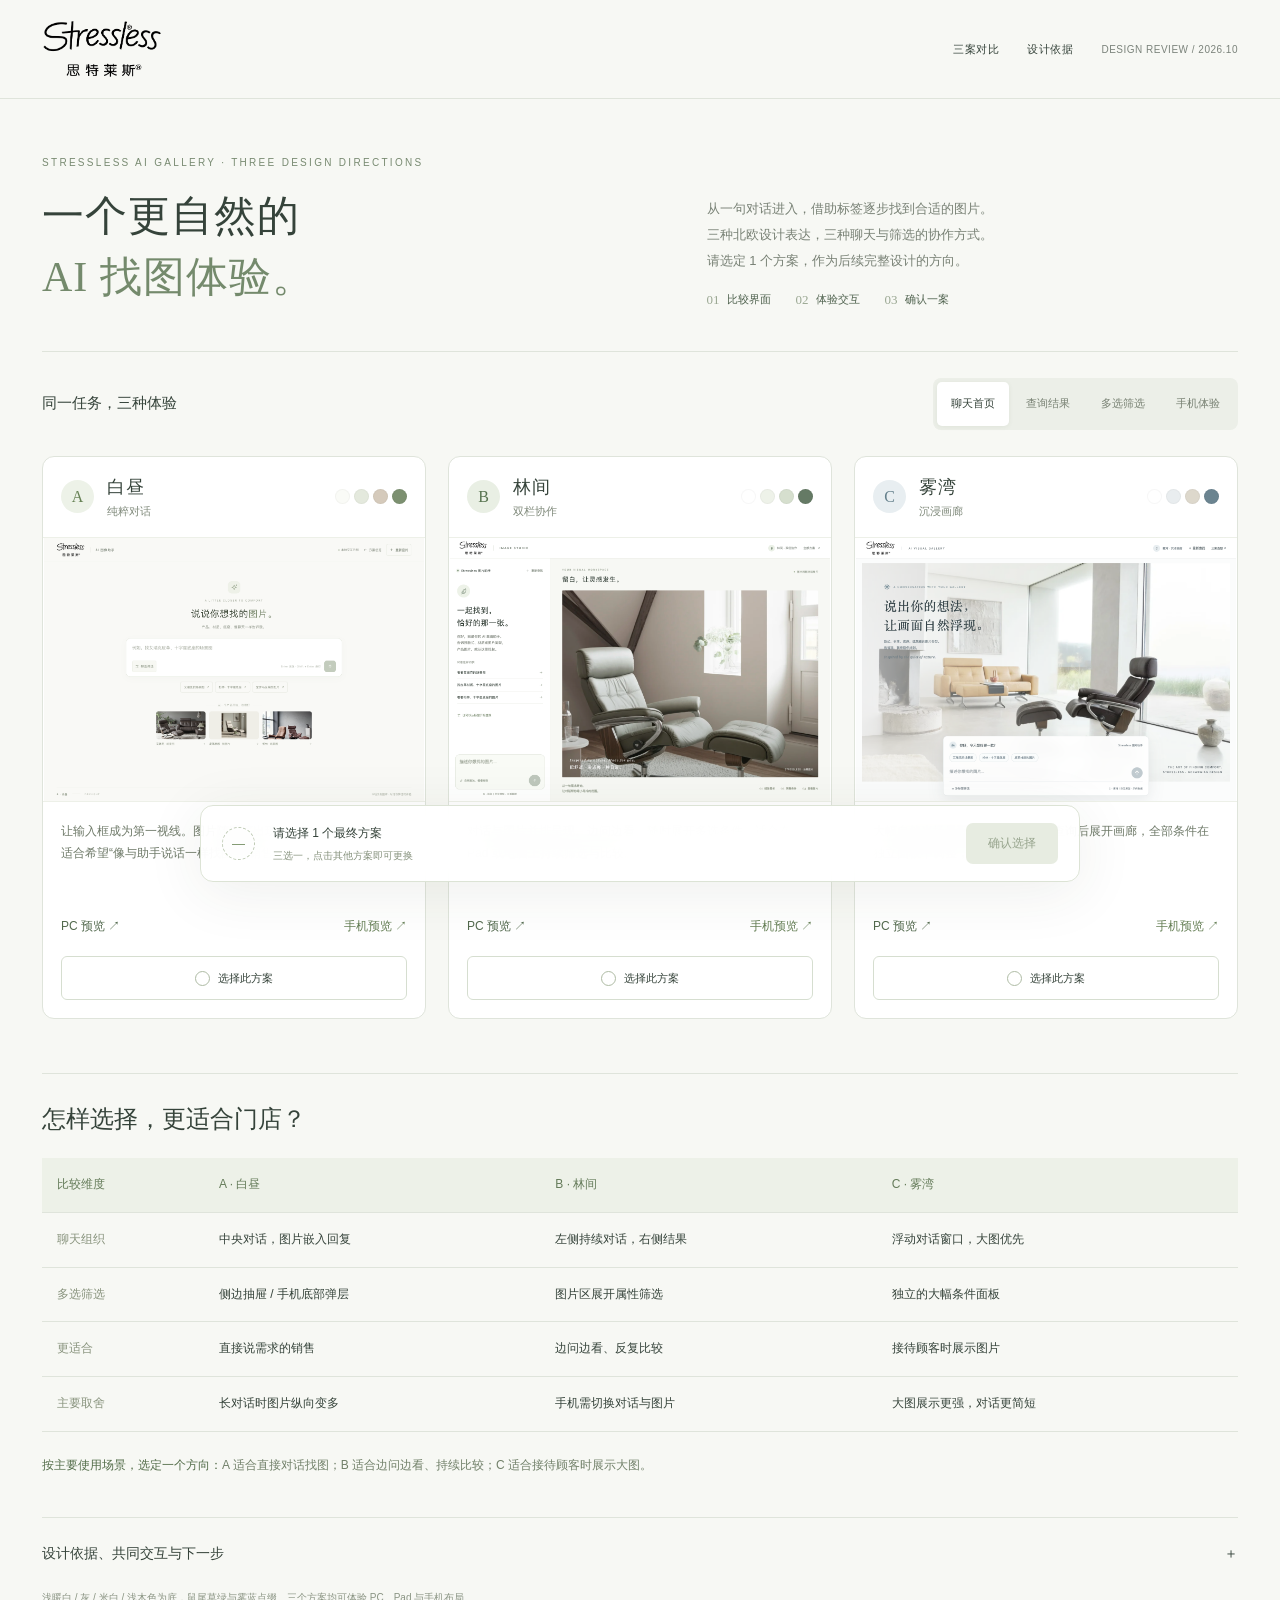
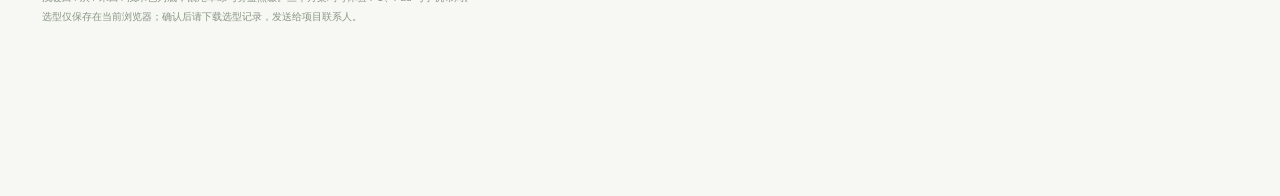
<file: index.html>
<!doctype html><html lang="zh-CN"><head><meta charset="utf-8"><meta name="viewport" content="width=device-width,initial-scale=1"><meta name="theme-color" content="#f7f8f4"><title>Stressless · 三案设计选型</title><style>
:root{--ink:#35433a;--muted:#7b837b;--green:#647963;--line:#dfe4db;--bg:#f7f8f4;--paper:#fff;font-family:-apple-system,BlinkMacSystemFont,"PingFang SC","Microsoft YaHei",sans-serif;color:var(--ink);background:var(--bg)}*{box-sizing:border-box}body{margin:0}a{color:inherit;text-decoration:none}button{font:inherit;color:inherit;cursor:pointer;border:0;background:none}button:focus-visible,a:focus-visible{outline:3px solid #98ae90;outline-offset:4px}[hidden]{display:none!important}img{display:block;max-width:100%}.top{height:99px;max-width:1410px;margin:auto;padding:0 42px;display:flex;align-items:center;justify-content:space-between;border-bottom:1px solid var(--line)}.logo{width:120px;height:auto}.topnav{display:flex;gap:28px;align-items:center;font-size:11px;letter-spacing:.5px}.edition{color:var(--muted);font-size:10px}.hero{max-width:1326px;margin:auto;padding:58px 0 43px;display:grid;grid-template-columns:1.1fr 1fr;gap:80px;align-items:end}.eyebrow{font-size:10px;letter-spacing:2.3px;color:#788a71}.hero h1{font-family:"Songti SC",Georgia,serif;font-size:42px;line-height:1.45;font-weight:400;letter-spacing:1px;margin:18px 0 0}.hero h1 em{font-style:normal;color:#748a6c}.hero-copy{max-width:500px}.hero-copy p{font-size:13px;line-height:2;color:#788175;margin:0 0 18px}.steps{display:flex;gap:25px;font-size:11px;color:#4f624e}.steps span{display:flex;gap:7px;align-items:center}.steps b{font-family:Georgia,serif;font-size:13px;font-weight:400;color:#9ba893}.main{max-width:1326px;margin:auto;padding-bottom:160px}.review-tools{display:flex;align-items:center;justify-content:space-between;gap:20px;padding:26px 0;border-top:1px solid var(--line)}.review-tools h2{font-size:15px;font-weight:500;margin:0}.view-switch{display:flex;gap:3px;background:#ecefe8;padding:4px;border-radius:8px}.view-switch button{font-size:11px;padding:8px 14px;border-radius:5px;color:#788173}.view-switch button.active{background:white;box-shadow:0 1px 5px #3a503012;color:var(--ink)}.concepts{display:grid;grid-template-columns:1fr 1fr;gap:31px}.concept-card{background:#fff;border:1px solid var(--line);border-radius:12px;overflow:hidden;transition:border-color .15s}.concept-card.chosen{border-color:#7b9370;box-shadow:0 0 0 1px #7b9370}.card-top{padding:21px 24px;display:flex;justify-content:space-between;align-items:center;gap:12px}.concept-name{display:flex;align-items:center;gap:13px}.letter{width:33px;height:33px;border-radius:50%;background:var(--tone);color:var(--accent);display:grid;place-items:center;font:16px Georgia,serif}.card-top h3{font-size:18px;font-weight:500;letter-spacing:1px;margin:0}.card-top h3 small{font-weight:400;letter-spacing:0;font-size:11px;color:#7f897a;margin-left:10px}.swatches{display:flex;gap:4px}.swatches span{width:15px;height:15px;border:1px solid #00000008;border-radius:50%}.preview{background:#edf0e9;position:relative;border-top:1px solid #edf0e8;border-bottom:1px solid #edf0e8;aspect-ratio:1.44;display:flex;align-items:center;justify-content:center;overflow:hidden}.preview img{width:100%;height:100%;object-fit:contain;object-position:top;background:#fff}.preview.mobile img{width:auto;max-width:100%;height:94%;object-fit:contain;border-radius:7px;box-shadow:0 5px 24px #3040301c}.preview:after{content:"打开可交互原型 ↗";position:absolute;right:15px;bottom:13px;background:#fffffff2;backdrop-filter:blur(8px);border:1px solid #dce3d5;border-radius:5px;padding:8px 11px;color:#56694e;font-size:10px;opacity:0;transition:.15s}.preview:hover:after,.preview:focus-visible:after{opacity:1}.description{padding:21px 24px 24px}.description p{font-size:12px;line-height:1.85;color:#6f7a69;margin:0 0 18px;min-height:44px}.card-foot{display:flex;justify-content:space-between;align-items:center;gap:15px}.live-link{font-size:12px;color:#52694d;padding:10px 0}.pick{border:1px solid #d6ded0;padding:10px 16px;border-radius:6px;font-size:11px;display:flex;align-items:center;gap:8px}.pick:before{content:"";width:13px;height:13px;border:1px solid #aebba4;border-radius:3px;display:grid;place-items:center;font-size:9px}.pick[aria-pressed=true]{background:#edf3e8;color:#4a6740;border-color:#809776}.pick[aria-pressed=true]:before{content:"✓";background:#647d58;color:white;border-color:#647d58}.compare{margin-top:54px;padding-top:29px;border-top:1px solid var(--line)}.compare h2{font-weight:400;font-size:24px;margin:0 0 23px}.table-wrap{overflow:auto}.compare table{border-collapse:collapse;width:100%;font-size:12px;min-width:700px;text-align:left}.compare th{font-weight:500;color:#647b59;background:#edf1e8}.compare td,.compare th{padding:17px 15px;border-bottom:1px solid var(--line);line-height:1.65}.compare tbody td:first-child{color:#88937d;white-space:nowrap}.recommend{margin:22px 0 0;color:#718069;font-size:12px;line-height:1.9}.recommend strong{font-weight:500;color:#526c48}.basis{margin-top:40px;border-top:1px solid var(--line);padding-top:27px}.basis summary{cursor:pointer;font-size:14px;list-style:none;display:flex;align-items:center;justify-content:space-between}.basis summary:after{content:"＋"}.basis[open] summary:after{content:"−"}.basis-copy{display:grid;grid-template-columns:1fr 1fr;gap:36px;padding:22px 0 15px}.basis h3{font-size:13px;font-weight:500;margin:0 0 13px}.basis p{font-size:12px;line-height:1.9;color:#778470;margin:0 0 12px}.basis a{border-bottom:1px solid #abb99f;font-size:12px}.final-note{font-size:10px;color:#8a9483;line-height:1.9;margin-top:25px}.selection{position:fixed;z-index:5;bottom:18px;left:50%;transform:translateX(-50%);width:min(880px,calc(100% - 36px));border:1px solid #dce3d5;border-radius:13px;padding:17px 21px;background:#ffffffee;backdrop-filter:blur(18px);box-shadow:0 10px 60px #30402915;display:flex;align-items:center;justify-content:space-between;gap:25px}.selection-text{display:flex;align-items:center;gap:18px}.selected-letters{display:flex;gap:6px}.selected-letters span{width:33px;height:33px;border:1px dashed #bdc9b3;border-radius:50%;display:grid;place-items:center;color:#758f64;font-size:13px}.selected-letters .filled{background:#edf2e7;border-style:solid}.selection-title{font-size:12px;margin:0}.selection-hint{font-size:10px;color:#85917c;margin:6px 0 0}.selection button{border-radius:7px;background:#657e58;color:white;font-size:12px;padding:12px 22px;white-space:nowrap}.selection button:disabled{background:#e7ece1;color:#97a48d;cursor:default}.selection-dialog{width:470px;max-width:calc(100% - 24px);border:1px solid #dbe4d2;border-radius:16px;background:#fafbf8;padding:31px;color:var(--ink)}.selection-dialog::backdrop{background:#31422955;backdrop-filter:blur(5px)}.selection-dialog h2{font-size:24px;font-weight:400;line-height:1.5}.selection-dialog p{font-size:13px;line-height:1.9;color:#728368}.selection-dialog .choice{background:#edf2e7;padding:18px;border-radius:7px;font-size:24px;letter-spacing:2px;text-align:center;color:#4f6b43}.dialog-buttons{display:flex;gap:10px;justify-content:flex-end;margin-top:24px}.dialog-buttons button{font-size:12px;border:1px solid #cbd8c1;border-radius:6px;padding:10px 14px}.dialog-buttons .dark{background:#657e58;color:white;border-color:#657e58}.toast{position:fixed;z-index:8;left:50%;top:20px;transform:translateX(-50%);font-size:12px;color:white;background:#5b7250;padding:12px 22px;border-radius:8px}.mobile-guidance{display:none}@media(max-width:1450px){.hero,.main{margin-left:42px;margin-right:42px}}@media(max-width:1000px){.hero{gap:40px;padding-top:40px}.hero h1{font-size:34px}.steps{gap:14px;flex-wrap:wrap}.concepts{gap:22px}.card-top{padding:17px}.card-top h3{font-size:17px}.card-top h3 small{display:block;margin:5px 0 0;font-size:10px}.description{padding:17px}.description p{font-size:11px}.card-foot{gap:5px}.pick{font-size:10px;padding:10px}.compare table{font-size:11px}.hero-copy p{font-size:12px}}@media(max-width:680px){.top{height:83px;padding:0 20px}.logo{width:103px}.topnav{gap:18px;font-size:10px}.edition{display:none}.hero,.main{margin:0 20px}.hero{grid-template-columns:1fr;gap:23px;padding:33px 0}.hero h1{font-size:32px;margin-top:14px}.hero-copy p{font-size:12px;line-height:1.9;margin-bottom:16px}.eyebrow{font-size:9px;letter-spacing:1.7px}.review-tools{display:block;padding:21px 0}.review-tools h2{font-size:14px;margin-bottom:16px}.view-switch{width:100%;justify-content:space-between}.view-switch button{padding:8px 10px;font-size:10px}.concepts{grid-template-columns:1fr;gap:23px}.card-top h3 small{display:inline;margin-left:8px}.preview{aspect-ratio:1.4}.description p{min-height:0}.compare{margin-top:35px}.compare h2{font-size:22px}.basis-copy{grid-template-columns:1fr;gap:16px}.basis summary{font-size:13px}.selection{bottom:10px;width:calc(100% - 20px);gap:10px;padding:13px}.selection-text{gap:10px}.selected-letters{gap:4px}.selected-letters span{width:25px;height:25px;font-size:11px}.selection-title{font-size:10px}.selection-hint{font-size:9px;max-width:145px;line-height:1.5;margin-top:4px}.selection button{padding:11px 13px;font-size:11px}.main{padding-bottom:135px}.mobile-guidance{display:block;font-size:10px;color:#839078;margin:12px 0 0}}@media(prefers-reduced-motion:reduce){*{scroll-behavior:auto!important;animation:none!important;transition:none!important}}
.card-foot{flex-wrap:wrap;gap:8px 14px}.card-foot .pick{margin-left:auto}.live-link{min-height:44px;display:inline-flex;align-items:center;font-size:12px}.mobile-live{color:#657f55}.view-switch button,.pick{min-height:44px}@media(max-width:360px){.card-foot{gap:6px 12px}.card-foot .pick{margin-left:0;width:100%;justify-content:center}}
@media(min-width:1101px){.concepts{grid-template-columns:repeat(3,minmax(0,1fr));gap:22px}.card-top{padding:18px}.card-top h3 small{display:block;margin:5px 0 0}.description{padding:18px}.description p{min-height:66px}.card-foot .pick{width:100%;justify-content:center;margin:0}}@media(min-width:681px) and (max-width:1100px){.concepts{grid-template-columns:1fr;max-width:780px;margin:0 auto}}

.pick:before{border-radius:50%}.selection-title{line-height:1.5}.selection-text{min-width:0}.selection-hint{line-height:1.6}.selection{bottom:max(18px,env(safe-area-inset-bottom));}.selection-dialog{max-height:calc(100dvh - 32px);overflow-y:auto}.selection-dialog .choice{letter-spacing:1px}.dialog-buttons button{min-height:44px}
@media(max-width:680px){.selection{bottom:max(10px,env(safe-area-inset-bottom))}.selection-text{gap:8px}.selection-title{font-size:11px}.selection-hint{font-size:10px}.selection button{min-height:44px}.selection-dialog{padding:24px}.selection-dialog h2{font-size:22px}.dialog-buttons{flex-wrap:wrap}}
</style></head><body>
<header class="top"><img class="logo" src="assets/stressless-official.png" alt="Stressless 思特莱斯官方标志"><nav class="topnav"><a href="#concepts">三案对比</a><a href="#basis">设计依据</a><span class="edition">DESIGN REVIEW / 2026.10</span></nav></header>
<section class="hero"><div><div class="eyebrow">STRESSLESS AI GALLERY · THREE DESIGN DIRECTIONS</div><h1>一个更自然的<br><em>AI 找图体验。</em></h1></div><div class="hero-copy"><p>从一句对话进入，借助标签逐步找到合适的图片。<br>三种北欧设计表达，三种聊天与筛选的协作方式。<br>请选定 1 个方案，作为后续完整设计的方向。</p><div class="steps"><span><b>01</b>比较界面</span><span><b>02</b>体验交互</span><span><b>03</b>确认一案</span></div></div></section>
<main class="main"><div class="review-tools"><h2>同一任务，三种体验</h2><div class="view-switch" role="group" aria-label="切换预览场景"><button type="button" data-view="desktop" class="active" aria-pressed="true">聊天首页</button><button type="button" data-view="results" aria-pressed="false">查询结果</button><button type="button" data-view="filters" aria-pressed="false">多选筛选</button><button type="button" data-view="mobile" aria-pressed="false">手机体验</button></div></div><div class="concepts" id="concepts"></div>
<section class="compare"><h2>怎样选择，更适合门店？</h2><div class="table-wrap"><table><thead><tr><th>比较维度</th><th>A · 白昼</th><th>B · 林间</th><th>C · 雾湾</th></tr></thead><tbody><tr><td>聊天组织</td><td>中央对话，图片嵌入回复</td><td>左侧持续对话，右侧结果</td><td>浮动对话窗口，大图优先</td></tr><tr><td>多选筛选</td><td>侧边抽屉 / 手机底部弹层</td><td>图片区展开属性筛选</td><td>独立的大幅条件面板</td></tr><tr><td>更适合</td><td>直接说需求的销售</td><td>边问边看、反复比较</td><td>接待顾客时展示图片</td></tr><tr><td>主要取舍</td><td>长对话时图片纵向变多</td><td>手机需切换对话与图片</td><td>大图展示更强，对话更简短</td></tr></tbody></table></div><p class="mobile-guidance">左右滑动表格，比较三个方案。</p><p class="recommend"><strong>按主要使用场景，选定一个方向：</strong>A 适合直接对话找图；B 适合边问边看、持续比较；C 适合接待顾客时展示大图。</p></section>
<details class="basis" id="basis"><summary>设计依据、共同交互与下一步</summary><div class="basis-copy"><div><h3>来自现有页面与会议反馈</h3><p>10 月 16 日会议提出：聊天作为主入口、保留标签筛选、精简图片文字，并让大图的返回与保存引导更清楚。10 月 20 日会议进一步明确图片关联文字反馈，素材问题先记录再人工核实。</p><p>本次补充约束：使用用户提供的官方中英 Logo；无账号体系，无个人中心、历史会话或对话记录入口。只保留本次查图中的问答与条件。</p><h3>三案都能实际操作</h3><p>自然语言示例查询、连续调整条件、同组多选、跨组组合、取消和重置、无结果恢复、图片预览返回、关联图片编号的文字反馈。</p></div><div><h3>选定一案后完整落地</h3><p>深化桌面 / Pad / 手机的页面与组件，补齐加载、失败、空状态、筛选冲突、长文字等细节，细化键盘及微信 H5 操作；再明确与真实查询、素材及反馈接口的对接。</p><h3>当前可体验范围</h3><p>这是可离线打开的前端选型原型：图片来自现有 HTML 引用的 12 张样图；语言解析为演示规则，未连接真实 AI 或业务接口。反馈只保存在此浏览器。当前样图无白底、人物素材，相应筛选会显示空结果。</p><a href="设计说明与落地清单.md">查看设计说明 ↗</a></div></div></details><p class="final-note">浅暖白 / 灰 / 米白 / 浅木色为底，鼠尾草绿与雾蓝点缀。三个方案均可体验 PC、Pad 与手机布局。<br>选型仅保存在当前浏览器；确认后请下载选型记录，发送给项目联系人。</p></main>
<aside class="selection" aria-label="方案选择"><div class="selection-text"><div class="selected-letters" id="selected-letters"><span>—</span></div><div><p class="selection-title" id="selection-title">请选择 1 个最终方案</p><p class="selection-hint" id="selection-hint">三选一，点击其他方案即可更换</p></div></div><button type="button" id="selection-done" disabled>确认选择</button></aside>
<dialog class="selection-dialog" id="selection-dialog" aria-labelledby="selection-heading"><div class="eyebrow">YOUR DESIGN SELECTION</div><h2 id="selection-heading">确认你的最终方案</h2><div class="choice" id="choice"></div><p>后续将围绕这个方案，完成 PC、Pad 与手机的完整设计。</p><p>请下载选型记录并发送给项目联系人。此页面仅在当前浏览器保存选择，不会自动提交。</p><div class="dialog-buttons"><button type="button" id="close-dialog">返回比较</button><button type="button" class="dark" id="save-choice">确认并下载记录</button></div></dialog><div class="toast" id="toast" role="status" hidden></div>
<script>
(()=>{const data=[{key:'A',name:'白昼',sub:'纯粹对话',file:'a-daylight.html',tone:'#edf2e8',accent:'#658053',colors:['#fafbf7','#e4e9dd','#d5cabb','#7c9070'],desc:'让输入框成为第一视线。图片随回答出现，标签在需要时展开，适合希望“像与助手说话一样找图”的销售。'},{key:'B',name:'林间',sub:'双栏协作',file:'b-forest.html',tone:'#e9efe4',accent:'#587450',colors:['#ffffff','#eef2e9','#d6dfce','#657a65'],desc:'对话与图片并排呈现。边问边看、随时展开多选条件，适合在 Pad 或电脑上持续筛选与比较。'},{key:'C',name:'雾湾',sub:'沉浸画廊',file:'c-fjord.html',tone:'#e8eef1',accent:'#65808c',colors:['#ffffff','#e9edef','#ddd8cc','#6b8490'],desc:'大幅自然光场景配浮动对话窗口。查询后展开画廊，全部条件在独立面板中调整，适合接待时展示。'}];const $=s=>document.querySelector(s);const storageKey='stressless-client-design-choice-abc';let selected='';try{const saved=localStorage.getItem(storageKey);if(data.some(d=>d.key===saved))selected=saved}catch{}let view='desktop',toastTimer;
$('#concepts').innerHTML=data.map(d=>`<article class="concept-card" id="card-${d.key}" style="--tone:${d.tone};--accent:${d.accent}"><header class="card-top"><div class="concept-name"><span class="letter">${d.key}</span><h3>${d.name}<small>${d.sub}</small></h3></div><div class="swatches" aria-label="配色">${d.colors.map(c=>`<span style="background:${c}"></span>`).join('')}</div></header><a class="preview" href="${d.file}" aria-label="打开 ${d.key} ${d.name} 可交互原型"><img src="qa/${d.key.toLowerCase()}-desktop.png" alt="${d.key} ${d.name} 聊天首页预览" loading="lazy"></a><div class="description"><p>${d.desc}</p><div class="card-foot"><a class="live-link" href="preview.html?design=${d.key.toLowerCase()}&device=pc">PC 预览 ↗</a><a class="live-link mobile-live" href="preview.html?design=${d.key.toLowerCase()}&device=mobile">手机预览 ↗</a><button type="button" class="pick" data-pick="${d.key}" aria-pressed="false">选择此方案</button></div></div></article>`).join('');
function showToast(s){$('#toast').textContent=s;$('#toast').hidden=false;clearTimeout(toastTimer);toastTimer=setTimeout(()=>$('#toast').hidden=true,2500)}
function render(){
document.querySelectorAll('[data-pick]').forEach(b=>{const yes=selected===b.dataset.pick;b.setAttribute('aria-pressed',yes);b.textContent=yes?'已选此方案':'选择此方案';$('#card-'+b.dataset.pick).classList.toggle('chosen',yes)});
const choice=data.find(d=>d.key===selected);
$('#selected-letters').innerHTML='<span class="'+(choice?'filled':'')+'">'+(selected||'—')+'</span>';
$('#selection-title').textContent=choice?'当前选择：'+choice.key+' · '+choice.name:'请选择 1 个最终方案';
$('#selection-hint').textContent=choice?'仅选一案，可随时更换':'三选一，点击其他方案即可更换';
$('#selection-done').disabled=!choice;
try{if(choice)localStorage.setItem(storageKey,selected);else localStorage.removeItem(storageKey)}catch{}
}
$('#concepts').onclick=e=>{const b=e.target.closest('[data-pick]');if(!b)return;selected=b.dataset.pick;render();};
document.querySelectorAll('[data-view]').forEach(b=>b.onclick=()=>{view=b.dataset.view;document.querySelectorAll('[data-view]').forEach(x=>{x.classList.toggle('active',x===b);x.setAttribute('aria-pressed',x===b)});data.forEach(d=>{const a=$('#card-'+d.key+' .preview'),img=a.querySelector('img');a.classList.toggle('mobile',view==='mobile');img.src=`qa/${d.key.toLowerCase()}-${view}.png`;img.alt=`${d.key} ${d.name} ${b.textContent}预览`;});});
$('#selection-done').onclick=()=>{const d=data.find(x=>x.key===selected);if(!d)return;$('#choice').textContent=d.key+' · '+d.name;$('#selection-dialog').showModal()};
$('#close-dialog').onclick=()=>$('#selection-dialog').close();
$('#selection-dialog').onclick=e=>{if(e.target===$('#selection-dialog')){const r=e.target.getBoundingClientRect();if(e.clientX<r.left||e.clientX>r.right||e.clientY<r.top||e.clientY>r.bottom)e.target.close()}};
$('#save-choice').onclick=()=>{
const d=data.find(x=>x.key===selected);if(!d)return;
const content=['Stressless H5 设计选型确认','', '最终选定方案：'+d.key+' · '+d.name+' / '+d.sub, '确认时间：'+new Date().toLocaleString('zh-CN'), '', '评选方式：三个方案中选择一个，作为后续完整设计方向。', '下一步：围绕选定方案完成 PC、Pad 和手机的完整设计。', '请将此选型记录发送给项目联系人；页面不会自动提交。', '', '共同要求：Stressless 官方 Logo；北欧极简风格；无账号体系；聊天查询与多标签筛选联动。', ''].join('\n');
const url=URL.createObjectURL(new Blob(['\ufeff'+content],{type:'text/plain;charset=utf-8'}));
const a=document.createElement('a');a.href=url;a.download='Stressless_最终设计选择_'+d.key+'.txt';document.body.appendChild(a);a.click();a.remove();setTimeout(()=>URL.revokeObjectURL(url),1000);
$('#selection-dialog').close();showToast('选型记录已生成，请发送给项目联系人。');
};render();
})();
</script></body></html>
</file>
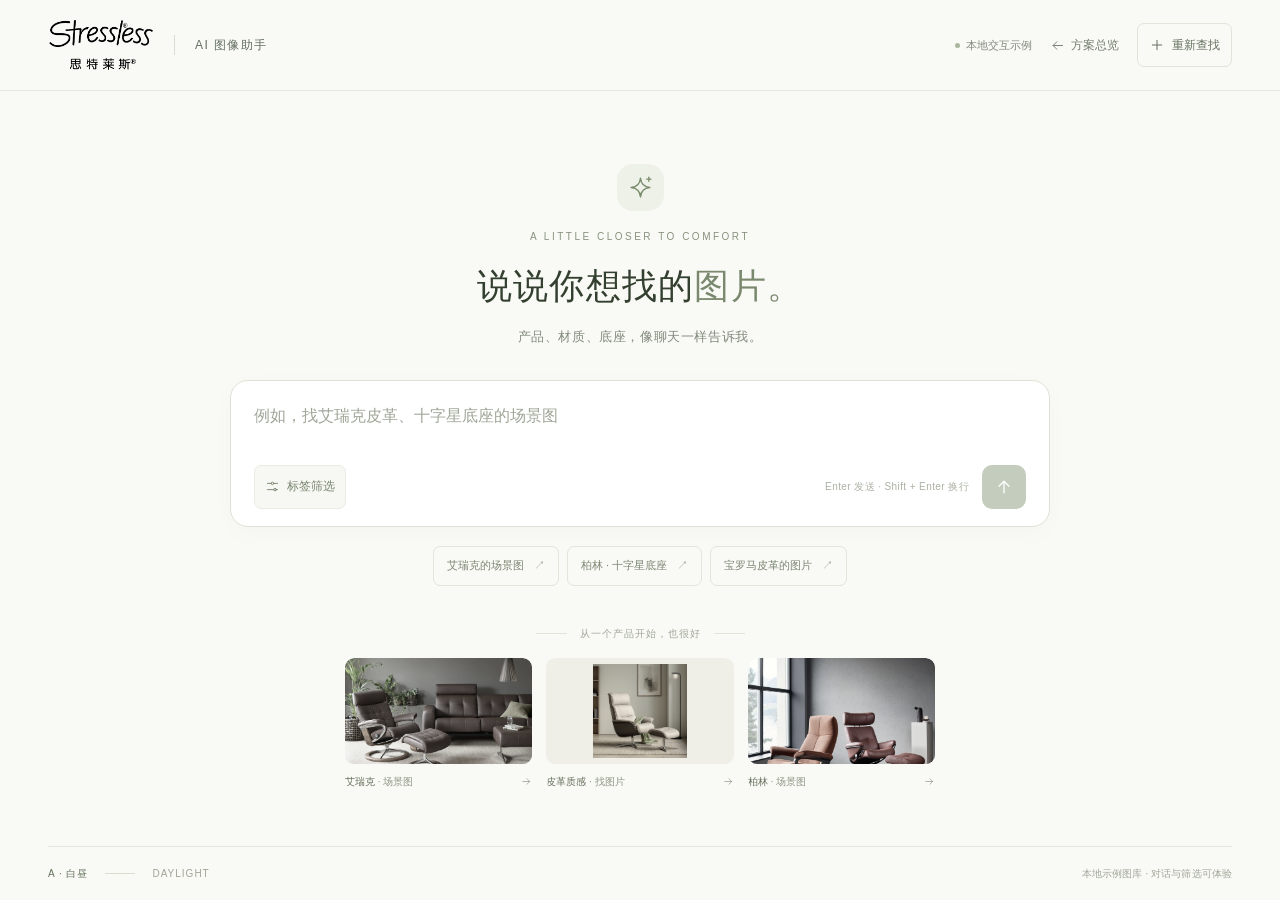
<file: a-daylight.html>
<!doctype html>
<html lang="zh-CN">
<head>
  <meta charset="utf-8">
  <meta name="viewport" content="width=device-width, initial-scale=1, viewport-fit=cover">
  <meta name="theme-color" content="#f9f9f6">
  <title>白昼 · Stressless AI 图像助手</title>
  <link rel="stylesheet" href="assets/core.css">
  <style>
    :root{--paper:#f9f9f6;--white:#fff;--ink:#303932;--muted:#788076;--line:#e4e7df;--sage:#667b60;--sage-dark:#4e6449;--sage-soft:#ecf0e7;--wood:#e8decb;--radius:18px;--font:-apple-system,BlinkMacSystemFont,"Segoe UI","PingFang SC","Hiragino Sans GB","Microsoft YaHei",sans-serif}
    *{box-sizing:border-box}html{min-height:100%;scroll-behavior:smooth}body{margin:0;min-width:320px;min-height:100svh;background:var(--paper);color:var(--ink);font-family:var(--font);font-size:14px;-webkit-font-smoothing:antialiased}button,input,textarea{font:inherit}button,a,input,textarea{-webkit-tap-highlight-color:transparent}button{cursor:pointer}button:disabled{cursor:default}button{color:inherit}a{color:inherit;text-decoration:none}button:focus-visible,a:focus-visible,textarea:focus-visible{outline:2px solid var(--sage);outline-offset:4px}button:focus:not(:focus-visible){outline:none}svg{display:block;flex:none}button svg,a svg{pointer-events:none}button{border:0}button,input,textarea{font:inherit}button{background:transparent}img{max-width:100%;display:block}button img{pointer-events:none}.icon{width:20px;height:20px;fill:none;stroke:currentColor;stroke-width:1.5;stroke-linecap:round;stroke-linejoin:round}.symbols{position:absolute;width:0;height:0;overflow:hidden}.sr-only{position:absolute;width:1px;height:1px;overflow:hidden;clip:rect(0,0,0,0);white-space:nowrap}[hidden]{display:none!important}
    .page{min-height:100svh;display:flex;flex-direction:column}.topbar{height:91px;padding:0 48px;display:flex;align-items:center;justify-content:space-between;gap:24px;border-bottom:1px solid rgba(222,226,216,.7)}.brand-lockup{display:flex;align-items:center;gap:25px;min-width:0}.wordmark{font-family:Georgia,"Times New Roman",serif;font-size:29px;line-height:1;font-style:italic;letter-spacing:-1.2px;color:#353b34}.wordmark sup{font:9px var(--font);vertical-align:top;margin-left:2px;position:relative;top:1px}.brand-divider{height:20px;width:1px;background:#d9ded3}.product-label{font-size:12px;letter-spacing:1.4px;color:#646f61;white-space:nowrap}.top-actions{display:flex;align-items:center;gap:18px}.prototype-label{font-size:11px;color:#82897d;display:flex;align-items:center;gap:6px;white-space:nowrap}.prototype-label:before{content:"";height:5px;width:5px;border-radius:50%;background:#aab79f}.text-action{display:flex;align-items:center;justify-content:center;gap:7px;min-height:38px;padding:7px 11px;color:#65715f;font-size:12px;border:1px solid #dfe5d9;border-radius:7px;transition:background .2s}.text-action:hover{background:var(--sage-soft)}.text-action .icon{width:16px;height:16px}.overview-link{font-size:12px;color:#747d6f;display:flex;align-items:center;gap:6px}.overview-link:hover{color:var(--sage-dark)}.overview-link .icon{width:15px;height:15px}
    .workspace{width:min(820px,calc(100% - 56px));margin:0 auto;flex:1}.intro{text-align:center;padding-top:73px}.assistant-symbol{display:grid;place-items:center;width:47px;height:47px;margin:0 auto 20px;border-radius:16px;background:#eef1e8;color:#7a8b6d}.assistant-symbol .icon{width:25px;height:25px;stroke-width:1.3}.eyebrow{font-size:10px;letter-spacing:2.5px;color:#89937f;margin:0 0 19px}.intro h1{font-size:35px;line-height:1.45;letter-spacing:1.3px;font-weight:400;margin:0;color:#34402f}.intro h1 span{color:#7a896e}.intro .subtitle{font-size:13px;font-weight:400;line-height:1.7;color:#828a7c;letter-spacing:.6px;margin:14px 0 32px}.composer-wrap{position:relative;z-index:4}.composer{background:#fff;border:1px solid #dce3d4;border-radius:var(--radius);padding:21px 23px 17px;box-shadow:0 6px 25px rgba(48,57,42,.025);transition:border-color .2s,box-shadow .2s}.composer:focus-within{border-color:#96a389;box-shadow:0 5px 30px rgba(64,78,49,.05)}.composer textarea{background:none;border:0;outline:none!important;resize:none;display:block;width:100%;height:50px;max-height:130px;font-size:14px;line-height:1.8;color:#3b4735;padding:0;box-shadow:none}.composer textarea::placeholder{color:#a0a698}.composer textarea:focus-visible{outline:none}.composer-bottom{display:flex;align-items:center;justify-content:space-between;gap:12px;margin-top:13px}.filter-opener{display:flex;align-items:center;gap:7px;font-size:12px;color:#798571;background:#f7f8f3;border:1px solid #e8ece2;border-radius:7px;padding:8px 10px;min-height:35px}.filter-opener:hover{background:var(--sage-soft)}.filter-opener .icon{width:15px;height:15px}.filter-counter{background:#dde5d6;color:#586c4d;border-radius:10px;min-width:17px;text-align:center;font-size:10px;padding:1px 4px}.send-cluster{display:flex;align-items:center;gap:13px}.enter-hint{color:#abb1a4;font-size:10px;letter-spacing:.4px}.send{height:35px;width:35px;display:grid;place-items:center;border-radius:10px;background:#718266;color:#fff;transition:background .2s,transform .2s}.send:hover:not(:disabled){background:#506545;transform:translateY(-1px)}.send:disabled{background:#c3ccbd;color:#fbfcfa}.send .icon{width:19px;height:19px;stroke-width:1.7}.suggestions{display:flex;flex-wrap:wrap;align-items:center;justify-content:center;gap:8px;margin:19px 0 0}.suggestion{border:1px solid #e1e5da;padding:9px 13px;border-radius:7px;font-size:11px;color:#7c8673;background:transparent;transition:all .2s}.suggestion:hover{background:#fff;border-color:#aebb9f;color:#485c3f}.suggestion .tiny-arrow{margin-left:10px;color:#9da693}
    .inspiration{margin:41px auto 38px;width:590px;max-width:100%}.inspiration-caption{display:flex;align-items:center;justify-content:center;gap:13px;color:#a0a797;font-size:10px;letter-spacing:1px;margin-bottom:17px}.inspiration-caption:before,.inspiration-caption:after{content:"";width:31px;height:1px;background:#e1e5d9}.inspiration-grid{display:grid;grid-template-columns:repeat(3,minmax(0,1fr));gap:14px}.inspiration-card{text-align:left;padding:0;background:none;border-radius:9px;overflow:hidden;position:relative;transition:transform .25s}.inspiration-card:hover{transform:translateY(-3px)}.inspiration-image{height:106px;overflow:hidden;background:#edece5;border-radius:9px}.inspiration-image img{width:100%;height:100%;object-fit:cover;filter:saturate(.67)}.inspiration-card:nth-child(2) .inspiration-image{background:#efeee7}.inspiration-card:nth-child(2) img{object-fit:contain;mix-blend-mode:multiply;transform:scale(.94);padding:3px}.inspiration-card:nth-child(3) img{object-position:60% center}.inspiration-card-label{display:flex;justify-content:space-between;align-items:center;gap:6px;font-size:10px;color:#8d9683;padding-top:10px;line-height:1.5}.inspiration-card-label strong{font-weight:400;color:#65715b}.inspiration-card-label .icon{width:11px;height:11px}
    .page-footer{min-height:54px;display:flex;justify-content:space-between;align-items:center;gap:16px;margin:0 48px;border-top:1px solid #e4e7df;color:#a0a697;font-size:10px;line-height:1.6}.footer-index{display:flex;align-items:center;gap:17px;letter-spacing:1px}.footer-index strong{font-weight:400;color:#64735b}.footer-index .footer-rule{display:block;height:1px;width:30px;background:#d9decf}.footer-note{font-size:10px;color:#a0a698;letter-spacing:.1px}
    .chat-feed{display:none}.is-chat .workspace{width:min(940px,calc(100% - 64px));display:flex;flex-direction:column}.is-chat .intro,.is-chat .suggestions,.is-chat .inspiration{display:none}.is-chat .chat-feed{display:flex;flex-direction:column;gap:29px;padding:30px 0 8px;flex:1}.is-chat .composer-wrap{position:sticky;bottom:0;padding:14px 0 16px;background:linear-gradient(to bottom,rgba(249,249,246,0),var(--paper) 14px);margin-top:10px}.is-chat .composer{padding:15px 18px 13px;border-radius:15px}.is-chat .composer textarea{height:35px;font-size:13px}.is-chat .composer-bottom{margin-top:6px}.is-chat .page-footer{border:0;min-height:32px;margin-top:0}.is-chat .footer-note{font-size:9px}.is-chat .footer-index{font-size:9px}.message{animation:arrive .24s ease both}.user-message{align-self:flex-end;max-width:82%;background:#eaf0e3;padding:12px 17px;border-radius:15px 15px 4px 15px;font-size:13px;line-height:1.8;color:#4c5f42;word-break:break-word;white-space:pre-wrap}.assistant-message{width:100%;display:grid;grid-template-columns:32px minmax(0,1fr);gap:12px}.assistant-avatar{width:30px;height:30px;margin-top:1px;border-radius:10px;color:#7c8f6b;background:#eaf0e2;display:grid;place-items:center}.assistant-avatar .icon{height:18px;width:18px}.assistant-body{min-width:0}.assistant-name{font-size:10px;letter-spacing:.4px;color:#929c89;margin:0 0 10px}.answer-title{font-size:16px;color:#45513d;font-weight:400;margin:0;line-height:1.6}.answer-title strong{font-weight:500}.answer-explanation{color:#9aa290;font-size:11px;line-height:1.8;margin:6px 0 13px}.result-filters{display:flex;align-items:center;gap:5px;flex-wrap:wrap;margin:12px 0 15px}.result-filter{color:#7b8b6d;background:#f0f3eb;border:1px solid #e5ebdf;border-radius:5px;padding:4px 8px;font-size:10px;line-height:1.35}.result-grid{display:grid;grid-template-columns:repeat(3,minmax(0,1fr));gap:14px}.result-card{padding:0;display:block;text-align:left;background:#fff;border:1px solid #e3e8db;border-radius:11px;overflow:hidden;transition:border-color .2s,transform .2s}.result-card:hover{transform:translateY(-2px);border-color:#adbca1}.card-image{height:166px;position:relative;overflow:hidden;background:#f0eee7}.card-image img{height:100%;width:100%;object-fit:cover;transition:transform .35s}.result-card:hover img{transform:scale(1.035)}.card-type{position:absolute;top:9px;left:9px;background:rgba(255,255,255,.91);padding:4px 7px;border-radius:4px;font-size:9px;color:#656e5e;line-height:1.3}.image-open{position:absolute;bottom:8px;right:8px;width:24px;height:24px;border-radius:7px;display:grid;place-items:center;color:#526446;background:rgba(255,255,255,.9);opacity:0;transition:opacity .2s}.image-open .icon{height:13px;width:13px}.result-card:hover .image-open,.result-card:focus-visible .image-open{opacity:1}.card-info{padding:11px 12px 12px}.card-title{font-size:12px;font-weight:450;line-height:1.5;margin:0 0 5px;color:#536047;white-space:nowrap;overflow:hidden;text-overflow:ellipsis}.card-meta{font-size:9px;line-height:1.6;color:#97a18a;overflow:hidden;white-space:nowrap;text-overflow:ellipsis;margin:0}.answer-followup{font-size:11px;color:#9aa38e;line-height:1.7;margin:14px 0 0}.current-filters{display:flex;gap:6px;align-items:center;flex-wrap:wrap;margin:0 0 9px;padding:0 2px}.current-filters-label{font-size:10px;color:#909b85;white-space:nowrap;margin-right:2px}.active-chip{display:flex;align-items:center;gap:6px;border:1px solid #dce5d4;border-radius:5px;background:#f0f4e9;font-size:10px;padding:4px 7px;color:#6d7e5d;line-height:1.5}.active-chip:hover{background:#e4ecd9}.active-chip .icon{width:10px;height:10px}.clear-active{font-size:10px;color:#9aa18f;padding:4px;margin-left:1px}.clear-active:hover{color:#607151}.pending{display:flex;align-items:center;gap:5px;height:28px;color:#a0aa94;font-size:11px}.pending i{width:4px;height:4px;border-radius:50%;background:#b0bca3;animation:pulse 1s ease-in-out infinite}.pending i:nth-child(2){animation-delay:.1s}.pending i:nth-child(3){animation-delay:.2s}.pending span{margin-left:6px}.empty-result{background:#f1f3ec;border:1px solid #e6ebdf;border-radius:12px;padding:26px 23px;margin-top:15px;color:#839075}.empty-result .icon{width:26px;height:26px;margin-bottom:12px;color:#a3af96}.empty-result h3{font-weight:450;font-size:14px;color:#67775b;margin:0 0 7px}.empty-result p{font-size:12px;line-height:1.8;margin:0}.empty-actions{display:flex;gap:8px;flex-wrap:wrap;margin-top:15px}.mini-action{background:#fff;border:1px solid #dce4d4;border-radius:6px;color:#738466;padding:8px 11px;font-size:11px}.mini-action:hover{background:#e8efdf}.network-notice{border:1px solid #e3ddcc;padding:15px;border-radius:12px;margin:30px 0;color:#827357;line-height:1.8;background:#f6f2e9}
    .card-type:before{content:"";display:inline-block;height:4px;width:4px;border-radius:50%;background:#8ca078;margin-right:4px;vertical-align:2px}.type-white .card-type{background:#f3efe5;color:#93816a}.type-white .card-type:before{background:#bca587}.type-person .card-type{background:#e9eff0;color:#6b868b}.type-person .card-type:before{background:#94aeb2}.type-white .card-image{background:#f4f3ee}.type-white .card-image img{object-fit:contain;padding:5px}
    .filter-backdrop{position:fixed;inset:0;background:rgba(58,66,47,.17);z-index:100;backdrop-filter:blur(3px);display:flex;justify-content:flex-end}.filter-sheet{height:100%;width:430px;max-width:100%;background:#fafbf7;display:flex;flex-direction:column;padding:29px 29px 0;box-shadow:-10px 0 50px rgba(40,49,28,.055);animation:slideIn .23s ease-out}.sheet-kicker{font-size:9px;letter-spacing:2px;color:#a4ad97;margin:0 0 9px}.sheet-head{display:flex;align-items:center;justify-content:space-between;gap:12px}.sheet-head h2{font-size:22px;font-weight:400;letter-spacing:.8px;margin:0;color:#445438}.icon-button{width:34px;height:34px;border-radius:50%;display:grid;place-items:center;background:#edf1e7;color:#78896a}.icon-button:hover{background:#e2e9d9}.icon-button .icon{height:17px;width:17px}.sheet-description{font-size:11px;line-height:1.9;color:#9ba68e;margin:14px 0 22px}.sheet-scroll{min-height:0;overflow-y:auto;flex:1;padding:0 1px 22px}.sheet-selection{display:flex;justify-content:space-between;align-items:center;padding:12px 0;border-bottom:1px solid #e3e9da;margin-bottom:3px;font-size:11px;color:#7f8f6e}.reset-filter{font-size:11px;color:#8b9a7b;text-decoration:underline;text-underline-offset:3px;padding:6px 0 6px 8px}.filter-group{padding:20px 0 18px;border-bottom:1px solid #e7ecdf}.filter-group h3,.filter-group .filter-label,.filter-group>label{font-size:12px;font-weight:500;color:#6c7e5b;display:block;line-height:1.5;margin:0 0 12px}.filter-group>div{display:flex;flex-wrap:wrap;gap:8px}.filter-group button[data-filter-key]{display:inline-flex;align-items:center;justify-content:center;min-height:34px;font-size:11px;background:#fff;border:1px solid #e2e8da;color:#8a997a;border-radius:7px;padding:7px 12px;margin:0 7px 7px 0;line-height:1.5}.filter-group>div button[data-filter-key]{margin:0}.filter-group button[data-filter-key]:hover{border-color:#a8b89a}.filter-group button[data-filter-key][aria-pressed="true"]{border-color:#a8b997;background:#eaf0e1;color:#586e45}.filter-group button[data-filter-key][aria-pressed="true"]:after{content:"✓";margin-left:7px;font-size:10px}.sheet-preview{margin:18px 0 0;padding:13px;background:#edf2e6;border-radius:8px;color:#718660;font-size:11px;line-height:1.8}.sheet-preview strong{font-weight:500}.sheet-footer{flex:none;border-top:1px solid #e2e8d9;padding:19px 0 25px;background:#fafbf7}.sheet-actions{display:flex;gap:10px}.cancel-filter{flex:0 0 88px;background:#fff;border:1px solid #dfe6d6;border-radius:8px;min-height:42px;color:#8a977c;font-size:12px}.apply-filter{flex:1;background:#70855f;color:#fff;border-radius:8px;padding:11px 17px;min-height:42px;font-size:12px}.apply-filter:hover{background:#596f48}.sheet-footer-note{font-size:9px;line-height:1.6;color:#a3ad96;text-align:center;margin:11px 0 0}
    @keyframes arrive{from{opacity:0;transform:translateY(7px)}to{opacity:1;transform:translateY(0)}}@keyframes slideIn{from{opacity:0;transform:translateX(25px)}to{opacity:1;transform:translateX(0)}}@keyframes pulse{0%,100%{opacity:.35}50%{opacity:1}}
    @media(min-width:1500px){.intro{padding-top:105px}.inspiration{margin-top:48px;margin-bottom:48px}.workspace{width:870px}.inspiration{width:620px}.inspiration-image{height:116px}}
    @media(max-width:900px){.topbar{padding:0 28px;height:78px}.brand-lockup{gap:18px}.top-actions{gap:12px}.prototype-label{display:none}.page-footer{margin:0 28px}.intro{padding-top:63px}.is-chat .workspace{width:calc(100% - 48px)}.result-grid{grid-template-columns:repeat(2,minmax(0,1fr))}.card-image{height:190px}.inspiration{margin-top:37px}.workspace{width:min(760px,calc(100% - 48px))}}
    @media(max-width:600px){.topbar{height:73px;padding:0 21px;gap:10px}.wordmark{font-size:27px}.brand-lockup{gap:12px}.brand-divider{height:17px}.product-label{font-size:10px;letter-spacing:.5px}.top-actions{gap:8px}.overview-link{font-size:10px}.overview-link .icon{display:none}.text-action{padding:7px;width:33px;min-height:33px;border-color:#e0e6d8;border-radius:8px}.text-action .new-chat-label{display:none}.workspace{width:calc(100% - 40px)}.intro{padding-top:51px}.assistant-symbol{width:42px;height:42px;border-radius:14px;margin-bottom:19px}.assistant-symbol .icon{width:23px;height:23px}.eyebrow{font-size:8px;letter-spacing:1.9px;margin-bottom:18px}.intro h1{font-size:27px;letter-spacing:.5px;white-space:nowrap}.intro .subtitle{font-size:11px;letter-spacing:.1px;margin:12px 0 28px}.composer{padding:17px 16px 13px;border-radius:15px}.composer textarea{font-size:12px;height:65px;line-height:1.8}.composer-bottom{margin-top:9px}.filter-opener{font-size:10px;padding:7px 9px;min-height:32px}.filter-opener .icon{width:14px;height:14px}.send{height:33px;width:33px;border-radius:9px}.send .icon{width:17px;height:17px}.enter-hint{display:none}.suggestions{gap:7px;margin-top:15px;justify-content:flex-start}.suggestion{font-size:10px;padding:8px 9px}.suggestion .tiny-arrow{margin-left:6px}.inspiration{margin:30px 0 30px}.inspiration-caption{font-size:9px;margin-bottom:14px}.inspiration-grid{gap:9px}.inspiration-image{height:89px;border-radius:7px}.inspiration-card-label{font-size:8px;padding-top:7px;gap:2px}.inspiration-card-label .icon{width:9px;height:9px}.page-footer{margin:0 21px;min-height:58px;gap:10px;align-items:center}.footer-index{gap:8px;font-size:8px;letter-spacing:.4px}.footer-index .footer-rule{width:15px}.footer-note{font-size:8px;max-width:180px;text-align:right;letter-spacing:0}.is-chat .workspace{width:calc(100% - 32px)}.is-chat .chat-feed{padding-top:22px;gap:24px}.user-message{max-width:89%;font-size:12px;padding:10px 13px}.assistant-message{grid-template-columns:25px minmax(0,1fr);gap:8px}.assistant-avatar{height:24px;width:24px;border-radius:8px}.assistant-avatar .icon{height:15px;width:15px}.assistant-name{font-size:9px;margin-top:4px;margin-bottom:9px}.answer-title{font-size:14px}.answer-explanation{font-size:10px}.result-grid{gap:8px}.card-image{height:115px}.card-info{padding:9px 8px}.card-title{font-size:10px}.card-meta{font-size:8px}.card-type{font-size:8px;top:6px;left:6px;padding:3px 5px}.result-card{border-radius:8px}.result-filter{font-size:9px;padding:3px 6px}.result-filters{gap:4px}.image-open{display:none}.answer-followup{font-size:10px;line-height:1.8}.is-chat .composer-wrap{padding-top:12px;padding-bottom:10px}.is-chat .composer{padding:12px;border-radius:13px}.is-chat .composer textarea{font-size:12px;height:37px}.current-filters-label{font-size:9px}.active-chip{font-size:9px;padding:3px 6px}.current-filters{gap:4px;margin-bottom:7px}.clear-active{font-size:9px}.is-chat .page-footer{min-height:30px}.is-chat .footer-index{font-size:8px}.is-chat .footer-note{font-size:8px}.filter-backdrop{align-items:flex-end}.filter-sheet{width:100%;height:min(88svh,780px);padding:23px 23px 0;border-radius:23px 23px 0 0;animation:arrive .23s ease-out}.filter-sheet:before{content:"";height:3px;width:34px;border-radius:4px;background:#d4ddca;margin:-11px auto 20px;flex:none}.sheet-head h2{font-size:20px}.sheet-kicker{font-size:8px}.sheet-description{font-size:10px;margin:12px 0}.sheet-footer{padding:14px 0 19px}.sheet-scroll{padding-bottom:14px}.filter-group{padding:16px 0}.filter-group button[data-filter-key]{font-size:11px;min-height:34px}.empty-result{padding:20px 16px}.empty-result p{font-size:11px}.empty-result h3{font-size:13px}}
    .filter-group h3{display:flex;align-items:center;justify-content:space-between;gap:10px}.filter-group h3 small{font-size:10px;font-weight:400;color:#8e9b82}.sheet-description{color:#7f8e71}.sheet-footer-note{color:#88977b}
    .wordmark{display:block;width:106px;height:52px;flex:none}.wordmark img{width:100%;height:100%;object-fit:contain}.topbar .brand-lockup{gap:20px}
    @media(max-width:600px){.wordmark{width:92px;height:45px}.topbar .brand-lockup{gap:10px}.composer textarea{font-size:13px}.suggestion{font-size:11px}.card-title{font-size:12px}.card-meta{font-size:10px}.card-type{font-size:9px}.active-chip{font-size:10px}.filter-group button[data-filter-key]{font-size:12px}}

    /* A chat keeps one independent result scroller and a reachable composer. */
    body{padding-left:env(safe-area-inset-left,0px);padding-right:env(safe-area-inset-right,0px)}
    .topbar{flex:none;padding-top:env(safe-area-inset-top,0px);min-height:91px;height:auto}
    .page-footer{padding-bottom:env(safe-area-inset-bottom,0px)}
    .text-action,.overview-link,.filter-opener,.icon-button,.send,.cancel-filter,.apply-filter,.reset-filter{min-height:44px}
    .icon-button,.send{width:44px;height:44px;flex:none}.text-action,.overview-link{min-width:44px}.suggestion,.mini-action{min-height:40px}
    .filter-opener{font-size:12px}.send .icon{width:20px;height:20px}.icon-button .icon{width:19px;height:19px}
    .composer textarea{min-height:44px;overflow-y:auto;scrollbar-width:thin}
    .user-message,.answer-title,.answer-explanation,.answer-followup{overflow-wrap:anywhere}
    .current-filters{flex-wrap:nowrap;overflow-x:auto;overscroll-behavior-x:contain;scrollbar-width:thin;max-width:100%;padding-bottom:4px}
    .current-filters>*{flex:none}.active-chip,.clear-active{min-height:36px}.clear-active{white-space:nowrap}.active-chip{font-size:11px}
    body.is-chat{height:var(--app-height,100dvh);overflow:hidden}
    .is-chat .page{position:fixed;top:var(--viewport-top,0px);left:0;right:0;padding-left:env(safe-area-inset-left,0px);padding-right:env(safe-area-inset-right,0px);height:var(--app-height,100dvh);min-height:0;overflow:hidden}
    .is-chat .workspace{flex:1;min-height:0;width:min(940px,calc(100% - 64px));overflow:hidden}
    .is-chat .chat-feed{flex:1;min-height:0;overflow-y:auto;overscroll-behavior-y:contain;scrollbar-width:thin;padding:26px 4px 20px;scroll-padding:16px}
    .is-chat .message{flex:none}.is-chat .composer-wrap{position:relative;bottom:auto;flex:none;min-width:0;padding:10px 0 max(10px,env(safe-area-inset-bottom,0px));margin-top:0;background:var(--paper)}
    .is-chat .composer textarea{height:44px;max-height:100px}.is-chat .page-footer{display:none}
    .card-title{white-space:normal;display:-webkit-box;-webkit-line-clamp:2;-webkit-box-orient:vertical;min-height:1.5em}
    .filter-backdrop{top:var(--viewport-top,0px);bottom:auto;height:var(--app-height,100dvh);padding-top:env(safe-area-inset-top,0px)}
    .filter-sheet{min-height:0;max-height:100%;overscroll-behavior:contain}.filter-sheet>div:first-child{flex:none}.sheet-scroll{overscroll-behavior:contain;-webkit-overflow-scrolling:touch;scroll-padding:12px}
    .filter-group button[data-filter-key]{min-height:44px;font-size:12px}.sheet-footer{padding-bottom:max(18px,env(safe-area-inset-bottom,0px))}.sheet-actions{align-items:stretch}.cancel-filter,.apply-filter{min-height:44px}.sheet-footer-note{font-size:10px;line-height:1.7}
    @media(max-height:780px) and (min-width:601px){.intro{padding-top:30px}.assistant-symbol{margin-bottom:12px}.eyebrow{margin-bottom:13px}.intro .subtitle{margin:12px 0 24px}.inspiration{margin-top:24px;margin-bottom:25px}}
    @media(max-width:900px){.topbar{min-height:78px}.is-chat .workspace{width:calc(100% - 48px)}}
    @media(max-width:600px){
      .topbar{min-height:73px;padding-left:16px;padding-right:16px;gap:8px}.top-actions{gap:6px}.brand-divider{flex:none}.product-label{letter-spacing:0;font-size:10px}.text-action{width:44px;padding:8px}.overview-link{font-size:10px}
      .workspace{width:calc(100% - 32px)}.intro{padding-top:38px}.intro h1{font-size:clamp(24px,6.9vw,29px);white-space:normal}.intro .subtitle{font-size:12px}.composer{padding:15px 13px 12px}.composer textarea,.is-chat .composer textarea{font-size:16px;line-height:1.6;height:56px;max-height:96px;min-height:44px}.composer textarea::placeholder{font-size:14px}.composer-bottom{gap:8px;margin-top:8px}
      .filter-opener{font-size:12px;min-height:44px}.send{height:44px;width:44px}.suggestion{min-height:44px;font-size:12px}.suggestions{gap:7px}.inspiration{margin:27px 0 28px}.inspiration-card-label{font-size:9px}.page-footer{margin-left:16px;margin-right:16px}
      .is-chat .workspace{width:calc(100% - 24px)}.is-chat .chat-feed{padding:18px 2px 18px;gap:23px}.is-chat .composer-wrap{padding-top:8px}.is-chat .composer{padding:11px}.is-chat .composer textarea{height:44px}.user-message{font-size:14px;line-height:1.7;max-width:90%}.assistant-message{grid-template-columns:24px minmax(0,1fr);gap:8px}.answer-title{font-size:15px}.answer-explanation,.answer-followup{font-size:12px;line-height:1.7}.assistant-name{font-size:10px}.result-filter{font-size:11px}.card-title{font-size:12px;line-height:1.6}.card-meta{font-size:10px}.card-image{height:clamp(105px,30vw,135px)}
      .current-filters{gap:5px;margin-bottom:6px;padding-bottom:3px}.current-filters-label{font-size:10px}.active-chip,.clear-active{font-size:11px;min-height:44px}.active-chip .icon{width:12px;height:12px}
      .filter-sheet{height:min(calc(var(--app-height,100dvh) - 12px),780px);padding:23px 20px 0}.sheet-description{font-size:12px;margin:10px 0 13px}.sheet-head h2{font-size:20px}.sheet-footer{padding:12px 0 max(15px,env(safe-area-inset-bottom,0px))}.sheet-footer-note{font-size:10px}.sheet-selection{min-height:48px}.filter-group h3{font-size:13px}.filter-group button[data-filter-key]{min-height:44px;font-size:13px;padding:9px 11px}.sheet-preview{font-size:12px}.sheet-scroll{padding-bottom:16px}
    }
    @media(max-width:359px){.topbar .brand-lockup{gap:7px}.topbar{gap:5px}.product-label{font-size:9px}.overview-link{font-size:9px}.wordmark{width:88px;height:44px}.intro{padding-top:30px}.assistant-symbol{margin-bottom:14px}.eyebrow{font-size:7px;letter-spacing:1.6px}.inspiration-grid{gap:7px}.inspiration-image{height:74px}.inspiration-card-label{font-size:8px}.assistant-message{grid-template-columns:20px minmax(0,1fr);gap:6px}.assistant-avatar{width:20px;height:20px}.card-info{padding:8px}.result-grid{gap:7px}}
    @media(max-height:560px){
      .topbar{min-height:60px;padding-top:0}.wordmark{width:88px;height:44px}.intro{padding-top:22px}.assistant-symbol,.eyebrow{display:none}.intro h1{font-size:26px}.intro .subtitle{margin:10px 0 17px}.inspiration{margin:23px auto}.is-chat .chat-feed{padding-top:14px;padding-bottom:12px;gap:18px}.is-chat .composer-wrap{padding-top:5px;padding-bottom:max(5px,env(safe-area-inset-bottom,0px))}.is-chat .composer{padding:8px 11px}.is-chat .composer textarea{height:40px;min-height:40px;max-height:64px;line-height:1.5}.is-chat .composer-bottom{margin-top:2px}.current-filters{margin-bottom:3px}.active-chip,.clear-active{min-height:36px}.card-image{height:120px}
      .filter-sheet{padding:10px 18px 0;height:100%;border-radius:0}.filter-sheet:before,.sheet-kicker,.sheet-description{display:none}.sheet-head h2{font-size:18px}.sheet-scroll{padding-bottom:10px}.sheet-selection{min-height:44px;padding:4px 0}.filter-group{padding:14px 0}.sheet-footer{padding:10px 0 max(10px,env(safe-area-inset-bottom,0px))}.sheet-footer-note{display:none}
    }
    body[data-keyboard-open="true"] .intro,body[data-keyboard-open=""] .intro{padding-top:15px}body[data-keyboard-open="true"] .assistant-symbol,body[data-keyboard-open="true"] .eyebrow,body[data-keyboard-open="true"] .subtitle,body[data-keyboard-open="true"] .inspiration,body[data-keyboard-open="true"] .suggestions,body[data-keyboard-open="true"] .page-footer,body[data-keyboard-open=""] .assistant-symbol,body[data-keyboard-open=""] .eyebrow,body[data-keyboard-open=""] .subtitle,body[data-keyboard-open=""] .inspiration,body[data-keyboard-open=""] .suggestions,body[data-keyboard-open=""] .page-footer{display:none}
    body[data-keyboard-open="true"] .intro h1,body[data-keyboard-open=""] .intro h1{font-size:23px;margin-bottom:15px}body[data-keyboard-open="true"] .topbar,body[data-keyboard-open=""] .topbar{min-height:58px}body[data-keyboard-open="true"] .current-filters,body[data-keyboard-open=""] .current-filters{display:none}body.is-chat[data-keyboard-open="true"] .composer-wrap,body.is-chat[data-keyboard-open=""] .composer-wrap{padding-bottom:5px}
    .composer textarea,.is-chat .composer textarea{font-size:16px}
    @media(prefers-reduced-motion:reduce){html{scroll-behavior:auto}*,*:before,*:after{animation:none!important;transition:none!important}}
  </style>
</head>
<body>
  <svg class="symbols" aria-hidden="true"><defs>
    <symbol id="i-spark" viewBox="0 0 24 24"><path d="M12 3c.5 5.4 3.6 8.5 9 9-5.4.5-8.5 3.6-9 9-.5-5.4-3.6-8.5-9-9 5.4-.5 8.5-3.6 9-9Z"/><path d="M20 2v4M18 4h4"/></symbol>
    <symbol id="i-arrow" viewBox="0 0 24 24"><path d="M12 19V5M6 11l6-6 6 6"/></symbol>
    <symbol id="i-sliders" viewBox="0 0 24 24"><path d="M4 7h6m4 0h6M4 17h10m4 0h2"/><circle cx="12" cy="7" r="2"/><circle cx="16" cy="17" r="2"/></symbol>
    <symbol id="i-plus" viewBox="0 0 24 24"><path d="M12 5v14M5 12h14"/></symbol>
    <symbol id="i-close" viewBox="0 0 24 24"><path d="m6 6 12 12M18 6 6 18"/></symbol>
    <symbol id="i-right" viewBox="0 0 24 24"><path d="M4 12h15m-6-6 6 6-6 6"/></symbol>
    <symbol id="i-left" viewBox="0 0 24 24"><path d="M20 12H5m6-6-6 6 6 6"/></symbol>
    <symbol id="i-expand" viewBox="0 0 24 24"><path d="M9 4H4v5m11-5h5v5M4 15v5h5m6 0h5v-5"/></symbol>
    <symbol id="i-search" viewBox="0 0 24 24"><circle cx="10.5" cy="10.5" r="6.5"/><path d="m16 16 4 4"/></symbol>
  </defs></svg>
  <div class="page">
    <header class="topbar">
      <div class="brand-lockup"><a href="index.html" class="wordmark" aria-label="Stressless 思特莱斯 返回方案总览"><img src="assets/stressless-official.png" alt="Stressless 思特莱斯" width="106" height="52"></a><span class="brand-divider"></span><span class="product-label">AI 图像助手</span></div>
      <nav class="top-actions" aria-label="原型导航"><span class="prototype-label">本地交互示例</span><a class="overview-link" href="index.html" aria-label="方案总览"><svg class="icon"><use href="#i-left"/></svg>方案总览</a><button class="text-action" type="button" data-testid="new-chat" id="new-chat" aria-label="重新查找"><svg class="icon"><use href="#i-plus"/></svg><span class="new-chat-label">重新查找</span></button></nav>
    </header>
    <main class="workspace" id="workspace">
      <section class="intro" aria-labelledby="welcome-title">
        <div class="assistant-symbol" aria-hidden="true"><svg class="icon"><use href="#i-spark"/></svg></div>
        <p class="eyebrow">A LITTLE CLOSER TO COMFORT</p>
        <h1 id="welcome-title">说说你想找的<span>图片。</span></h1>
        <p class="subtitle">产品、材质、底座，像聊天一样告诉我。</p>
      </section>
      <div class="chat-feed" id="chat-feed" role="log" aria-label="与图像助手的对话" aria-live="polite"></div>
      <div class="composer-wrap" id="composer-wrap">
        <div class="current-filters" id="current-filters" aria-label="当前查找条件" hidden></div>
        <form class="composer" id="composer-form">
          <label class="sr-only" for="chat-input">描述想找的图片</label>
          <textarea id="chat-input" data-testid="composer" placeholder="例如，找艾瑞克皮革、十字星底座的场景图" rows="2" maxlength="500" autocomplete="off"></textarea>
          <div class="composer-bottom"><button class="filter-opener" type="button" id="open-filters" data-testid="open-filters" aria-haspopup="dialog"><svg class="icon"><use href="#i-sliders"/></svg>标签筛选<span id="filter-counter" class="filter-counter" hidden>0</span></button><div class="send-cluster"><span class="enter-hint">Enter 发送 · Shift + Enter 换行</span><button class="send" id="send" type="submit" data-testid="send" aria-label="发送查询" disabled><svg class="icon"><use href="#i-arrow"/></svg></button></div></div>
        </form>
      </div>
      <div class="suggestions" aria-label="试试这样问">
        <button class="suggestion" type="button" data-query="找艾瑞克的场景图">艾瑞克的场景图<span class="tiny-arrow">↗</span></button>
        <button class="suggestion" type="button" data-query="看看柏林十字星底座的图片">柏林 · 十字星底座<span class="tiny-arrow">↗</span></button>
        <button class="suggestion" type="button" data-query="找宝罗马皮革的图片">宝罗马皮革的图片<span class="tiny-arrow">↗</span></button>
      </div>
      <section class="inspiration" aria-label="图片灵感">
        <div class="inspiration-caption">从一个产品开始，也很好</div>
        <div class="inspiration-grid">
          <button class="inspiration-card" type="button" data-query="找艾瑞克的场景图"><div class="inspiration-image"><img src="assets/scene-01.webp" alt="自然光客厅中的 Stressless 家具" width="240" height="160"></div><div class="inspiration-card-label"><span><strong>艾瑞克</strong> · 场景图</span><svg class="icon"><use href="#i-right"/></svg></div></button>
          <button class="inspiration-card" type="button" data-query="找皮革的场景图"><div class="inspiration-image"><img src="assets/recliner.png" alt="自然光下的休闲椅与脚凳" width="240" height="160"></div><div class="inspiration-card-label"><span><strong>皮革质感</strong> · 找图片</span><svg class="icon"><use href="#i-right"/></svg></div></button>
          <button class="inspiration-card" type="button" data-query="找柏林的场景图"><div class="inspiration-image"><img src="assets/scene-07.webp" alt="柏林系列休闲椅空间场景" width="240" height="160"></div><div class="inspiration-card-label"><span><strong>柏林</strong> · 场景图</span><svg class="icon"><use href="#i-right"/></svg></div></button>
        </div>
      </section>
    </main>
    <footer class="page-footer"><div class="footer-index"><strong>A · 白昼</strong><span class="footer-rule"></span><span>DAYLIGHT</span></div><span class="footer-note">本地示例图库 · 对话与筛选可体验</span></footer>
  </div>
  <div class="filter-backdrop" id="filter-backdrop" hidden>
    <section class="filter-sheet" id="filter-sheet" role="dialog" aria-modal="true" aria-labelledby="filter-title" tabindex="-1">
      <div><p class="sheet-kicker">FIND YOUR COMFORT</p><div class="sheet-head"><h2 id="filter-title">把范围，再缩小一点。</h2><button class="icon-button" type="button" id="close-filters" aria-label="关闭筛选"><svg class="icon"><use href="#i-close"/></svg></button></div><p class="sheet-description">每项可选多个标签。同一项满足任一标签，<br>不同项同时满足；对话中的条件也会同步在这里。</p></div>
      <div class="sheet-scroll"><div class="sheet-selection"><span id="selected-count" aria-live="polite">已选 0 个标签</span><button class="reset-filter" type="button" id="reset-filters">重置条件</button></div><div id="filter-groups"></div><div class="sheet-preview" id="filter-preview" aria-live="polite"></div></div>
      <footer class="sheet-footer"><div class="sheet-actions"><button class="cancel-filter" id="cancel-filters" type="button">取消</button><button class="apply-filter" id="apply-filters" data-testid="apply-filters" type="button">查看图片</button></div><p class="sheet-footer-note">点击「查看图片」后生效，取消会保留原有条件。</p></footer>
    </section>
  </div>
  <script src="assets/core.js"></script>
  <script>
    (() => {
      'use strict';
      const $ = selector => document.querySelector(selector);
      const input = $('#chat-input'), feed = $('#chat-feed'), send = $('#send');
      const icon = name => '<svg class="icon" aria-hidden="true"><use href="#i-' + name + '"/></svg>';
      if (!window.Gallery) { const notice=document.createElement('p'); notice.className='network-notice'; notice.textContent='示例图库尚未就绪，请确认 assets/core.js 与本页在同一文件夹后刷新。';$('#workspace').prepend(notice);return; }
      let filters=Gallery.empty(), draft=Gallery.empty(), busy=false, pendingTimer=null, requestVersion=0, lastFocus=null;
      const esc=Gallery.escape;
      function selectedChips(){return Gallery.chips(filters)}
      function scrollToBottom(){requestAnimationFrame(()=>{feed.scrollTo({top:feed.scrollHeight,behavior:'smooth'});});}
      function updateActive(){
        const chips=selectedChips();$('#filter-counter').textContent=String(chips.length);$('#filter-counter').hidden=chips.length===0;
        const area=$('#current-filters');area.hidden=chips.length===0;
        area.innerHTML='<span class="current-filters-label">正在查找</span>'+chips.map(c=>'<button class="active-chip" type="button" data-remove-key="'+esc(c.key)+'" data-remove-value="'+esc(c.value)+'" aria-label="移除 '+esc(c.value)+'">'+esc(c.value)+icon('close')+'</button>').join('')+'<button class="clear-active" type="button" id="clear-active">全部清空</button>';
        send.disabled=busy||!input.value.trim();
      }
      function addUser(text){document.body.classList.add('is-chat');const div=document.createElement('div');div.className='message user-message';div.textContent=text;feed.appendChild(div);}
      function assistantShell(){const el=document.createElement('article');el.className='message assistant-message';el.innerHTML='<div class="assistant-avatar">'+icon('spark')+'</div><div class="assistant-body"><p class="assistant-name">Stressless 图像助手</p><div class="answer-content"></div></div>';return el;}
      function card(item){const meta=[item.fabric||item.material,item.base].filter(Boolean).join(' · '),kind=item.type.includes('白底')?'type-white':item.type.includes('人物')?'type-person':'type-scene';return '<button class="result-card '+kind+'" type="button" data-item-id="'+esc(String(item.id))+'" aria-label="查看 '+esc(item.title)+' '+esc(item.type)+' 详情"><div class="card-image"><img src="'+esc(item.img)+'" alt="'+esc(item.title)+' · '+esc(item.type)+'" loading="lazy"><span class="card-type">'+esc(item.type)+'</span><span class="image-open">'+icon('expand')+'</span></div><div class="card-info"><h3 class="card-title">'+esc(item.title)+'</h3><p class="card-meta">'+esc(meta||item.tags.slice(0,3).join(' · '))+'</p></div></button>';}
      function renderAnswer(text,explanation,unrecognized=false){
        const answer=assistantShell(), content=answer.querySelector('.answer-content'), snapshot=Gallery.clone(filters), chips=Gallery.chips(snapshot), matches=Gallery.match(snapshot);
        answer._snapshot=snapshot;answer._query=text;
        if(unrecognized){
          content.innerHTML='<h2 class="answer-title">我还需要一点关于产品的信息。</h2><p class="answer-explanation">这句描述暂未识别到示例图库中的标签；已有条件已保留。</p><div class="empty-result">'+icon('search')+'<h3>可以从产品、材质或底座开始</h3><p>试试「艾瑞克皮革场景图」，或在标签筛选中选择。</p><div class="empty-actions"><button class="mini-action" type="button" data-query="找艾瑞克皮革场景图">艾瑞克皮革场景图</button><button class="mini-action" type="button" data-open-filter>打开标签筛选</button></div></div>';
        } else {
          content.innerHTML='<h2 class="answer-title">'+(matches.length?'找到 <strong>'+matches.length+' 张</strong>图片，看看这些。':'这组条件下，暂时没有图片。')+'</h2><p class="answer-explanation">'+esc(explanation||'已按当前条件筛选本地示例图库。')+'</p>'+(chips.length?'<div class="result-filters">'+chips.map(c=>'<span class="result-filter">'+esc(c.value)+'</span>').join('')+'</div>':'')+(matches.length?'<div class="result-grid">'+matches.map(card).join('')+'</div><p class="answer-followup">点开图片查看详情，也可以继续说「换成柏林」或「只看白底图」。</p>':'<div class="empty-result">'+icon('search')+'<h3>试着少选一个条件</h3><p>示例图库有限，未匹配到不代表真实图库没有。可以移除部分标签，或选择其他产品。</p><div class="empty-actions"><button class="mini-action" type="button" data-open-filter>调整筛选条件</button><button class="mini-action" type="button" data-clear-query>查看全部示例图片</button></div></div>');
        }
        feed.appendChild(answer);return answer;
      }
      function runQuery(text,settings={}){
        text=String(text||'').trim();if(!text||busy)return;
        let parsed=null;
        if(settings.filters){filters=Gallery.clone(settings.filters);}else{parsed=Gallery.query(text,filters);filters=Gallery.clone(parsed.filters);}
        const unrecognized=!!parsed&&parsed.recognized.length===0&&parsed.unknown;
        addUser(text);updateActive();input.value='';input.style.height='';if(matchMedia('(pointer:coarse)').matches)input.blur();busy=true;send.disabled=true;
        const pending=assistantShell();pending.querySelector('.answer-content').innerHTML='<div class="pending"><i></i><i></i><i></i><span>正在筛选本地示例图库</span></div>';feed.appendChild(pending);scrollToBottom();
        const version=++requestVersion;pendingTimer=setTimeout(()=>{if(version!==requestVersion)return;pending.remove();busy=false;renderAnswer(text,settings.explanation||(parsed&&parsed.explanation),unrecognized);updateActive();scrollToBottom();},280);
      }
      function openFilters(){
        if(busy)return;lastFocus=document.activeElement;draft=Gallery.clone(filters);$('#filter-backdrop').hidden=false;document.body.style.overflow='hidden';renderDraft();$('#close-filters').focus();
      }
      function closeFilters(){
        $('#filter-backdrop').hidden=true;document.body.style.overflow='';if(lastFocus&&typeof lastFocus.focus==='function')lastFocus.focus();
      }
      function renderDraft(){
        $('#filter-groups').innerHTML=Gallery.filterHTML(draft);const count=Gallery.chips(draft).length,matches=Gallery.match(draft).length;
        $('#selected-count').textContent='已选 '+count+' 个标签';$('#apply-filters').textContent='查看 '+matches+' 张图片';$('#filter-preview').innerHTML=matches?'这些条件可找到 <strong>'+matches+' 张</strong>本地示例图片。':'暂无匹配图片。可以减少条件；仍可应用并查看空结果。';
      }
      function clearAndQuery(){if(busy)return;runQuery('查看全部示例图片',{filters:Gallery.empty(),explanation:'已清空条件，显示全部本地示例图片。'});}
      $('#composer-form').addEventListener('submit',event=>{event.preventDefault();runQuery(input.value);});
      input.addEventListener('input',()=>{send.disabled=busy||!input.value.trim();input.style.height='auto';input.style.height=Math.min(input.scrollHeight,parseFloat(getComputedStyle(input).maxHeight)||130)+'px';});
      input.addEventListener('keydown',event=>{if(event.key==='Enter'&&!event.shiftKey&&!event.isComposing){event.preventDefault();if(!send.disabled)runQuery(input.value);}});
      $('#open-filters').addEventListener('click',openFilters);$('#close-filters').addEventListener('click',closeFilters);$('#cancel-filters').addEventListener('click',closeFilters);
      $('#filter-backdrop').addEventListener('click',event=>{if(event.target===$('#filter-backdrop'))closeFilters();});
      $('#reset-filters').addEventListener('click',()=>{draft=Gallery.empty();renderDraft();$('#reset-filters').focus();});
      $('#filter-groups').addEventListener('click',event=>{const button=event.target.closest('[data-filter-key]');if(!button)return;const key=button.dataset.filterKey,value=button.dataset.filterValue;Gallery.toggle(draft,key,value);renderDraft();const next=Array.from($('#filter-groups').querySelectorAll('[data-filter-key]')).find(el=>el.dataset.filterKey===key&&el.dataset.filterValue===value);if(next)next.focus();});
      $('#apply-filters').addEventListener('click',()=>{const next=Gallery.clone(draft),chips=Gallery.chips(next);closeFilters();runQuery(chips.length?'按标签查找：'+chips.map(c=>c.value).join('、'):'查看全部示例图片',{filters:next,explanation:'已应用标签筛选。接下来可以继续对话调整这些条件。'});});
      document.addEventListener('keydown',event=>{
        if($('#filter-backdrop').hidden)return;
        if(event.key==='Escape'){event.preventDefault();closeFilters();}
        if(event.key==='Tab'){const focusables=Array.from($('#filter-sheet').querySelectorAll('button:not([disabled]),[href],[tabindex]:not([tabindex="-1"])')).filter(el=>el.getClientRects().length);const first=focusables[0],last=focusables[focusables.length-1];if(event.shiftKey&&document.activeElement===first){event.preventDefault();last.focus();}else if(!event.shiftKey&&document.activeElement===last){event.preventDefault();first.focus();}}
      });
      document.addEventListener('click',event=>{
        const queryButton=event.target.closest('[data-query]');if(queryButton){runQuery(queryButton.dataset.query);return;}
        const openButton=event.target.closest('[data-open-filter]');if(openButton){openFilters();return;}
        if(event.target.closest('[data-clear-query]')||event.target.closest('#clear-active')){clearAndQuery();return;}
        const removeButton=event.target.closest('[data-remove-key]');if(removeButton&&!busy){const next=Gallery.clone(filters);Gallery.toggle(next,removeButton.dataset.removeKey,removeButton.dataset.removeValue);runQuery('移除「'+removeButton.dataset.removeValue+'」',{filters:next,explanation:'已移除此标签，其余条件继续保留。'});return;}
        const result=event.target.closest('[data-item-id]');if(result){const message=result.closest('.assistant-message');Gallery.openDetail(result.dataset.itemId,{query:message._query,filters:message._snapshot});}
      });
      $('#new-chat').addEventListener('click',()=>{clearTimeout(pendingTimer);requestVersion++;busy=false;filters=Gallery.empty();draft=Gallery.empty();feed.innerHTML='';input.value='';input.style.height='';document.body.classList.remove('is-chat');updateActive();window.scrollTo({top:0,behavior:'smooth'});input.focus({preventScroll:true});});
      updateActive();
    })();
  </script>
</body>
</html>
</file>
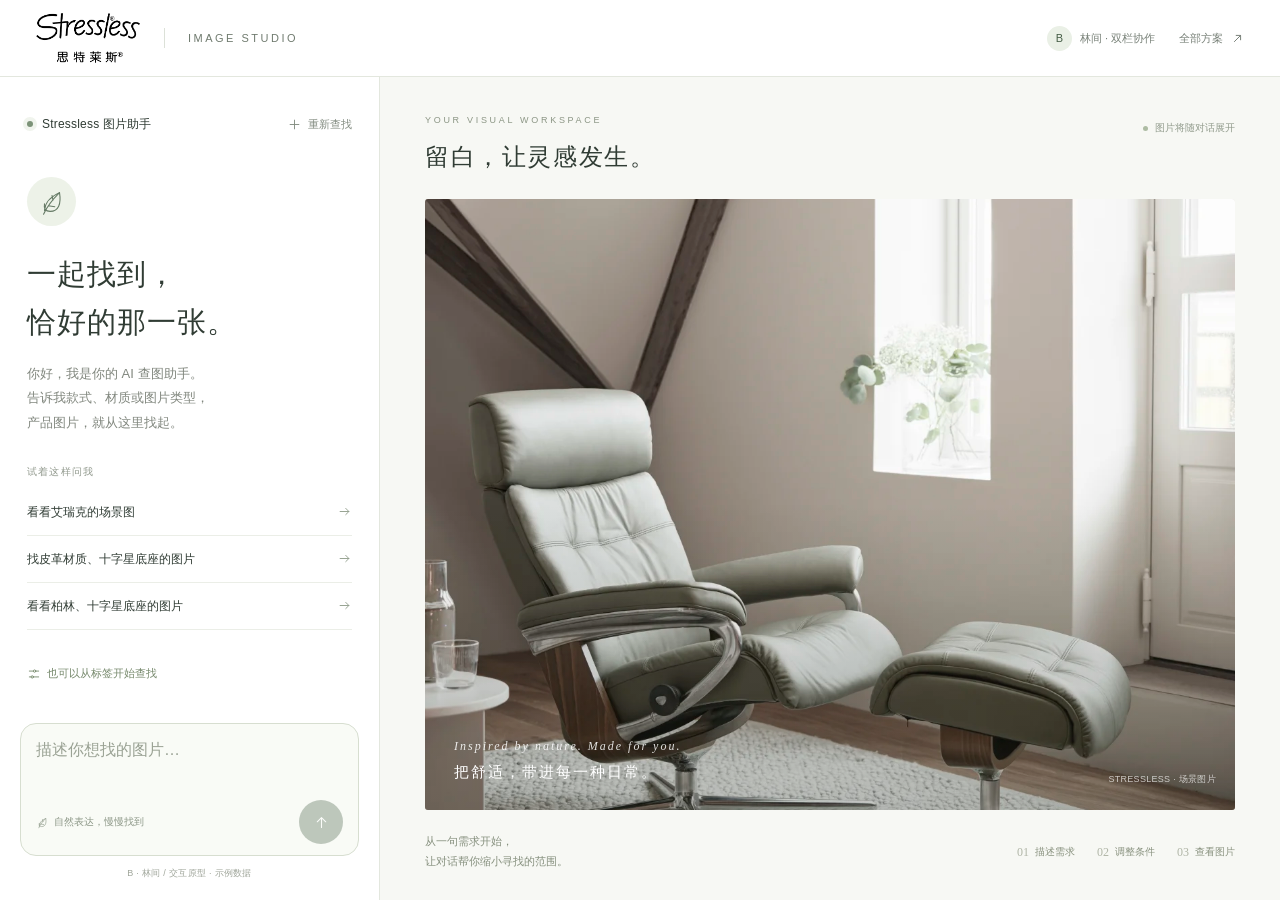
<file: b-forest.html>
<!doctype html>
<html lang="zh-CN">
<head>
<meta charset="utf-8">
<meta name="viewport" content="width=device-width,initial-scale=1,viewport-fit=cover">
<meta name="theme-color" content="#f6f7f3">
<title>林间 · Stressless AI 图片工作室</title>
<link rel="stylesheet" href="assets/core.css">
<style>
:root{--ink:#303c34;--muted:#788178;--sage:#657a65;--sage-dark:#465e47;--sage-light:#eaf0e6;--paper:#fbfcf9;--line:#e3e7de;--wood:#e9e4d9;--shadow:0 14px 40px rgba(53,64,49,.08);font-family:-apple-system,BlinkMacSystemFont,"PingFang SC","Microsoft YaHei",sans-serif;color:var(--ink);background:var(--paper);font-synthesis:none}
*{box-sizing:border-box}body{margin:0}button,input,textarea{font:inherit}button,a{-webkit-tap-highlight-color:transparent}button{color:inherit;border:0;background:transparent;cursor:pointer}a{color:inherit;text-decoration:none}button:focus-visible,a:focus-visible,textarea:focus-visible{outline:2px solid var(--sage);outline-offset:4px}button:disabled{cursor:default;opacity:.4}svg{width:20px;height:20px;fill:none;stroke:currentColor;stroke-width:1.5;stroke-linecap:round;stroke-linejoin:round;flex-shrink:0}img{display:block;max-width:100%}[hidden]{display:none!important}.sr-only{position:absolute;width:1px;height:1px;padding:0;overflow:hidden;clip:rect(0,0,0,0);white-space:nowrap}
.topbar{height:77px;display:flex;align-items:center;justify-content:space-between;padding:0 35px;border-bottom:1px solid var(--line);background:#fff;gap:20px}.identity{display:flex;align-items:center;gap:23px}.wordmark{display:block;width:106px;height:auto;object-fit:contain;flex:none}.brand-divider{height:20px;border-left:1px solid #dce1d8}.brand-label{font-size:11px;letter-spacing:2.5px;font-weight:500;color:#707b6f}.top-meta{display:flex;align-items:center;gap:24px;font-size:11px;color:var(--muted)}.concept-tag{display:flex;align-items:center;gap:8px}.concept-tag b{background:var(--sage-light);color:var(--sage-dark);width:25px;height:25px;display:grid;place-items:center;font-size:11px;font-weight:500;border-radius:50%}.back-link{display:flex;align-items:center;gap:7px;padding:8px 0}.back-link svg{width:15px;height:15px}
.workspace{height:calc(100dvh - 77px);min-height:540px;display:grid;grid-template-columns:380px minmax(0,1fr)}.chat-panel{display:flex;flex-direction:column;min-height:0;border-right:1px solid var(--line);background:#fff;position:relative;z-index:2}.chat-top{padding:25px 27px 0;display:flex;align-items:center;justify-content:space-between}.assistant-label{display:flex;align-items:center;gap:9px;font-size:12px;letter-spacing:.2px}.status-dot{width:6px;height:6px;border-radius:50%;background:#7c9378;box-shadow:0 0 0 4px #f0f4ed}.new-chat{display:flex;align-items:center;gap:6px;color:#848d82;font-size:11px;padding:8px 0 8px 8px}.new-chat svg{width:15px;height:15px}.chat-scroll{min-height:0;flex:1;overflow:auto;padding:31px 27px 24px;scrollbar-width:thin;scrollbar-color:#d8dfd2 transparent}.leaf-mark{height:49px;width:49px;display:grid;place-items:center;background:#edf2e8;border-radius:50%;color:var(--sage);margin-bottom:25px}.leaf-mark svg{height:30px;width:30px;stroke-width:1.15}.intro h1{font-size:29px;font-weight:400;line-height:1.65;letter-spacing:1px;margin:0 0 15px}.intro p{font-size:13px;line-height:1.9;color:#81877e;margin:0;max-width:265px}.examples-label{font-size:10px;letter-spacing:1.2px;color:#91998d;margin:29px 0 10px}.examples{display:flex;flex-direction:column;gap:0}.example{width:100%;text-align:left;display:flex;align-items:center;justify-content:space-between;border-bottom:1px solid #ebeee7;padding:14px 0;font-size:12px;line-height:1.5;gap:10px}.example svg{width:15px;height:15px;color:#939f8d}.example:hover{color:var(--sage);border-bottom-color:#b3c0aa}.tag-entry{display:inline-flex;align-items:center;gap:6px;font-size:11px;color:#75886b;margin-top:22px;padding:4px 0}.tag-entry svg{width:14px;height:14px}.composer-dock{flex:0 0 auto;padding:0 20px 20px;background:#fff}.composer{border:1px solid #d7ded0;background:#f9fbf6;border-radius:16px;padding:14px 15px 11px;transition:border-color .2s,box-shadow .2s}.composer:focus-within{border-color:#93a68c;box-shadow:0 0 0 3px #f1f5ec}.composer textarea{resize:none;display:block;width:100%;min-height:62px;max-height:120px;border:0;background:transparent;outline:none!important;box-shadow:none;font-size:13px;line-height:1.8;color:var(--ink);padding:0}.composer textarea::placeholder{color:#9aa294}.composer-bottom{display:flex;align-items:center;justify-content:space-between;gap:10px}.composer-note{display:flex;align-items:center;gap:5px;font-size:10px;color:#8c9787}.composer-note svg{width:13px;height:13px}.send{height:34px;width:34px;display:grid;place-items:center;border-radius:50%;background:var(--sage);color:white}.send:hover{background:var(--sage-dark)}.send svg{height:17px;width:17px}.demo-note{text-align:center;font-size:9px;color:#a0a69b;letter-spacing:.3px;margin:11px 0 0}.messages{display:flex;flex-direction:column;gap:24px}.message{font-size:13px;line-height:1.85;overflow-wrap:anywhere}.message.user{max-width:94%;align-self:flex-end;padding:11px 16px;background:#ecf0e7;border-radius:16px 16px 3px 16px}.message.assistant{padding-left:0}.message-byline{display:flex;align-items:center;gap:7px;font-size:10px;color:#7f8d77;margin-bottom:8px}.message-byline svg{width:16px;height:16px}.message p{margin:0}.view-results{margin-top:12px;border:1px solid #dde5d5;border-radius:8px;display:flex;align-items:center;gap:8px;padding:9px 11px;color:var(--sage-dark);font-size:11px;background:#f8faf5}.view-results svg{width:15px;height:15px}.followups{display:flex;flex-wrap:wrap;gap:6px;margin-top:14px}.followups button{font-size:10px;padding:7px 9px;border:1px solid var(--line);border-radius:20px;color:#718068}.followups button:hover{background:#f2f6ec}
.image-panel{min-width:0;min-height:0;overflow:auto;position:relative;background:#f7f8f4;scrollbar-width:thin;scrollbar-color:#d8dfd2 transparent}.welcome{max-width:1500px;margin:0 auto;padding:37px 45px 28px;height:100%;display:flex;flex-direction:column;min-height:520px}.welcome-top{display:flex;justify-content:space-between;align-items:flex-start;gap:20px;margin-bottom:24px}.eyebrow{font-size:9px;letter-spacing:2.7px;color:#8c9685;line-height:1.5}.welcome h2{font-size:24px;font-weight:400;letter-spacing:1.6px;margin:11px 0 0;line-height:1.5}.quiet-count{font-size:10px;color:#919b8c;display:flex;align-items:center;gap:7px;margin-top:7px;white-space:nowrap}.quiet-count span{width:5px;height:5px;background:#adbca3;border-radius:50%}.hero-frame{min-height:200px;flex:1;position:relative;overflow:hidden;border-radius:3px;background:#e3e2d8}.hero-frame>img{width:100%;height:100%;object-fit:cover;object-position:center 58%}.hero-frame::after{content:"";position:absolute;inset:50% 0 0;background:linear-gradient(transparent,rgba(29,39,26,.26));pointer-events:none}.hero-caption{position:absolute;bottom:28px;left:29px;z-index:1;color:white}.hero-caption .tiny{font-family:Georgia,serif;font-size:12px;letter-spacing:2px;opacity:.86;font-style:italic}.hero-caption p{font-size:15px;font-weight:300;letter-spacing:2px;margin:9px 0 0}.image-label{position:absolute;right:19px;bottom:24px;z-index:1;font-size:9px;letter-spacing:.3px;color:#fff;opacity:.7}.welcome-foot{display:flex;justify-content:space-between;gap:20px;margin-top:22px;align-items:center}.welcome-foot p{font-size:11px;color:#858f7d;margin:0;line-height:1.8}.journey{display:flex;gap:22px;color:#89927f;font-size:10px;white-space:nowrap}.journey span{display:inline-flex;align-items:center;gap:6px}.journey b{font-family:Georgia,serif;font-size:12px;color:#b0b5a6;font-weight:400}
.results{padding:32px 37px 34px;max-width:1600px;margin:auto}.results-top{display:flex;align-items:center;justify-content:space-between;gap:16px;margin-bottom:18px}.results-title .eyebrow{font-size:8px}.results-title h2{font-size:22px;font-weight:400;margin:8px 0 0;letter-spacing:.7px}.results-title h2 span{font-size:12px;color:#8e9787;letter-spacing:0;margin-left:12px}.open-filters{display:flex;align-items:center;gap:9px;padding:11px 14px;border:1px solid #dce2d5;border-radius:8px;background:#fff;font-size:11px;white-space:nowrap}.open-filters svg{width:16px;height:16px}.open-filters[aria-expanded="true"]{background:var(--sage-light);border-color:#b9c6af}.active-filters{display:flex;flex-wrap:wrap;align-items:center;gap:7px;margin-bottom:22px}.active-filters:empty{display:none}.selected-chip{display:inline-flex;align-items:center;gap:6px;font-size:10px;padding:7px 10px;border:1px solid #dce3d4;border-radius:20px;background:#eef3e7;color:#65745c;max-width:100%;overflow-wrap:anywhere}.selected-chip svg{width:11px;height:11px}.clear-all{font-size:10px;color:#919b87;padding:7px 8px;text-decoration:underline;text-underline-offset:3px}.filter-panel{padding:20px;border:1px solid #dae2d1;border-radius:12px;background:#fff;margin-bottom:25px;box-shadow:0 8px 22px rgba(70,82,53,.035)}.filter-head{display:flex;justify-content:space-between;align-items:center;gap:20px;margin-bottom:17px}.filter-head strong{font-size:13px;font-weight:500}.filter-head span{font-size:10px;color:#98a08f}.filter-grid{display:grid;grid-template-columns:1fr 1fr;gap:19px 24px}.filter-group-title{font-size:10px;display:block;color:#7d8974;margin-bottom:9px}.filter-values{display:flex;flex-wrap:wrap;gap:6px}.filter-value{padding:7px 10px;border:1px solid #e5e9df;border-radius:6px;font-size:10px;line-height:1.35}.filter-value[aria-pressed="true"]{background:var(--sage);color:white;border-color:var(--sage)}.filter-bottom{display:flex;align-items:center;justify-content:space-between;border-top:1px solid var(--line);margin-top:22px;padding-top:15px;gap:15px}.filter-bottom>span{font-size:10px;color:#97a08d}.filter-actions{display:flex;gap:10px;align-items:center}.filter-actions button{font-size:11px;padding:9px 14px;border-radius:6px}.filter-actions .apply{background:var(--sage);color:white}.result-note{display:flex;justify-content:space-between;font-size:10px;color:#939d88;margin-bottom:14px;line-height:1.6}.grid{display:grid;grid-template-columns:repeat(3,minmax(0,1fr));gap:26px 19px}.image-card{padding:0;text-align:left;min-width:0;display:block;width:100%;border-radius:3px}.card-image{position:relative;aspect-ratio:4/3;background:#efeee7;overflow:hidden;border-radius:3px}.card-image img{width:100%;height:100%;object-fit:cover;transition:transform .45s}.image-card.white .card-image img{object-fit:contain;background:#fff}.image-card:hover .card-image img{transform:scale(1.025)}.type-label{position:absolute;left:9px;top:9px;padding:5px 7px;font-size:9px;color:#65715d;background:rgba(255,255,255,.9);border-radius:4px;backdrop-filter:blur(5px)}.zoom-icon{width:25px;height:25px;display:grid;place-items:center;position:absolute;bottom:8px;right:8px;background:rgba(255,255,255,.9);border-radius:50%;color:#6d7b63;opacity:0;transform:translateY(5px);transition:.2s}.zoom-icon svg{width:13px;height:13px}.image-card:hover .zoom-icon,.image-card:focus-visible .zoom-icon{opacity:1;transform:translateY(0)}.card-body{padding:12px 0 0}.card-title{font-size:12px;white-space:nowrap;overflow:hidden;text-overflow:ellipsis;line-height:1.6}.card-meta{display:flex;gap:6px;font-size:9px;color:#969e8e;margin-top:5px;line-height:1.6;flex-wrap:wrap}.card-meta span+span::before{content:"·";margin-right:6px;color:#aeb4a7}.results-bottom{font-size:9px;color:#a4ab9c;text-align:center;padding:38px 0 10px;letter-spacing:.4px}.no-results{min-height:390px;display:flex;flex-direction:column;align-items:center;justify-content:center;text-align:center;padding:35px 15px}.no-result-mark{width:70px;height:70px;border-radius:50%;background:#edf1e7;display:grid;place-items:center;color:#98a38b;margin-bottom:20px}.no-result-mark svg{height:31px;width:31px;stroke-width:1.1}.no-results h3{font-size:20px;font-weight:400;margin:0 0 11px}.no-results p{font-size:12px;color:#8d9782;line-height:1.9;margin:0;max-width:370px}.zero-actions{display:flex;gap:8px;flex-wrap:wrap;justify-content:center;margin-top:23px}.zero-actions button{font-size:11px;padding:10px 14px;border:1px solid #dce3d1;border-radius:7px;color:#78886a;background:#fff}.mobile-tabs{display:none}.image-composer-dock{display:none}.mobile-return{display:none}.conversation-intro{font-size:12px;color:#939d89;line-height:1.8;border-bottom:1px solid #edf0e8;padding-bottom:19px;margin:0 0 25px}
@media(min-width:1600px){.workspace{grid-template-columns:400px minmax(0,1fr)}.chat-top{padding-left:35px;padding-right:35px}.chat-scroll{padding-left:35px;padding-right:35px}.composer-dock{padding-left:28px;padding-right:28px}.intro h1{font-size:31px}.welcome{padding:42px 57px 32px}.welcome h2{font-size:29px}.results{padding:40px 50px}.grid{gap:29px 23px}}
@media(max-width:1150px) and (min-width:761px){.workspace{grid-template-columns:335px minmax(0,1fr)}.topbar{padding:0 26px}.chat-scroll{padding:24px}.chat-top{padding:22px 24px 0}.intro h1{font-size:27px}.welcome{padding:31px 29px 26px}.welcome h2{font-size:21px}.quiet-count{display:none}.welcome-foot{align-items:flex-start;flex-direction:column;gap:12px}.journey{gap:19px}.results{padding:29px 26px}.grid{grid-template-columns:repeat(2,minmax(0,1fr));gap:24px 16px}.results-top{gap:8px}.results-title h2{font-size:19px}.results-title h2 span{font-size:10px;margin-left:7px}.filter-grid{grid-template-columns:1fr}.filter-head span{display:none}.filter-bottom>span{max-width:120px;line-height:1.6}}
@media(max-width:760px),(max-width:1024px) and (max-height:540px){body{height:100dvh;overflow:hidden}.topbar{height:59px;padding:0 21px;gap:10px}.wordmark{width:92px;height:auto}.identity{gap:0}.brand-divider,.brand-label,.concept-tag{display:none}.top-meta{font-size:10px;gap:0}.back-link{gap:4px}.back-link svg{width:13px;height:13px}.mobile-tabs{height:49px;display:flex;background:white;border-bottom:1px solid var(--line);padding:0 21px;gap:28px}.mobile-tab{height:49px;display:flex;align-items:center;justify-content:center;gap:7px;font-size:12px;position:relative;color:#9aa190;min-width:68px}.mobile-tab svg{width:15px;height:15px}.mobile-tab[aria-selected="true"]{color:#5b7150}.mobile-tab[aria-selected="true"]:after{position:absolute;bottom:0;height:2px;left:0;right:0;content:"";background:#7c9270}.tab-count{font-size:9px;border-radius:9px;padding:2px 5px;background:#eef2e9;color:#7f9072;min-width:19px}.workspace{height:calc(100dvh - 108px);min-height:0;display:block}.chat-panel{height:100%;border-right:0}.chat-top{padding:16px 25px 0}.chat-scroll{padding:22px 27px 20px}.assistant-label{font-size:11px}.new-chat{font-size:10px}.leaf-mark{height:42px;width:42px;margin-bottom:16px}.leaf-mark svg{height:26px;width:26px}.intro h1{font-size:27px;line-height:1.5;margin-bottom:13px}.intro p{font-size:12px;line-height:1.85;max-width:none}.examples-label{margin-top:22px;margin-bottom:5px;font-size:9px}.example{padding:12px 0;font-size:11px}.tag-entry{margin-top:17px;font-size:10px}.composer-dock{padding:9px 19px max(13px,env(safe-area-inset-bottom));background:white}.composer{padding:12px 13px 9px;border-radius:13px}.composer textarea{font-size:12px;min-height:43px;line-height:1.75}.send{height:31px;width:31px}.composer-note{font-size:9px}.demo-note{font-size:8px;margin-top:8px}.image-panel{display:none;height:100%;padding-bottom:130px}.workspace.show-images .chat-panel{display:none}.workspace.show-images .image-panel{display:block}.workspace.show-images .image-composer-dock{display:block}.image-composer-dock{position:fixed;left:0;right:0;bottom:0;background:rgba(250,252,247,.96);backdrop-filter:blur(14px);padding:12px 17px max(15px,env(safe-area-inset-bottom));border-top:1px solid #e4e9db;z-index:7}.image-composer-dock .composer{display:flex;align-items:center;gap:10px;padding:11px 12px;background:white}.image-composer-dock textarea{min-height:27px;height:27px;line-height:27px;overflow:auto}.image-composer-dock .composer-note{display:none}.image-composer-dock .composer-bottom{flex-shrink:0}.image-composer-dock .send{height:31px;width:31px}.mobile-return{display:block;font-size:9px;color:#8c997e;text-align:center;margin:9px 0 0}.mobile-return button{padding:0;text-decoration:underline;text-underline-offset:3px}.welcome{padding:25px 21px 20px;min-height:460px;height:auto}.welcome-top{margin-bottom:19px}.welcome h2{font-size:22px;margin-top:9px}.eyebrow{font-size:8px;letter-spacing:2px}.quiet-count{display:none}.hero-frame{aspect-ratio:4/5;flex:none;min-height:0}.hero-frame>img{height:100%;width:100%;object-fit:cover;object-position:42% center}.hero-caption{bottom:23px;left:20px}.hero-caption p{font-size:13px;letter-spacing:1.5px}.hero-caption .tiny{font-size:11px}.image-label{right:13px;bottom:16px;font-size:8px}.welcome-foot{display:block;margin-top:17px}.welcome-foot p{font-size:10px}.journey{margin-top:13px;gap:22px;font-size:9px}.results{padding:25px 19px 5px}.results-top{align-items:center;margin-bottom:17px;gap:9px}.results-title h2{font-size:20px;letter-spacing:.4px}.results-title h2 span{font-size:10px;margin-left:7px}.results-title .eyebrow{font-size:7px;letter-spacing:2px}.open-filters{padding:9px 10px;font-size:10px;gap:6px;border-radius:7px}.open-filters svg{width:14px;height:14px}.active-filters{gap:6px;margin-bottom:19px}.selected-chip{font-size:9px;padding:6px 8px}.clear-all{font-size:9px}.result-note{font-size:8px;gap:20px;margin-bottom:11px}.result-note span:last-child{white-space:nowrap}.grid{grid-template-columns:repeat(2,minmax(0,1fr));gap:22px 12px}.card-image{aspect-ratio:4/3}.type-label{font-size:8px;left:6px;top:6px;padding:4px 5px}.card-body{padding-top:9px}.card-title{font-size:11px}.card-meta{font-size:8px;gap:3px;margin-top:3px}.card-meta span+span::before{margin-right:3px}.zoom-icon{display:none}.filter-panel{padding:15px;margin-bottom:21px;border-radius:9px}.filter-grid{grid-template-columns:1fr;gap:18px}.filter-head strong{font-size:12px}.filter-head span{font-size:9px}.filter-group-title{font-size:10px}.filter-value{font-size:10px;padding:8px 11px}.filter-bottom{position:sticky;bottom:0;background:#fff;gap:8px;padding-top:13px;margin-top:18px}.filter-bottom>span{font-size:9px;max-width:110px;line-height:1.7}.filter-actions{gap:3px}.filter-actions button{font-size:10px;padding:9px 12px}.no-results{min-height:365px}.no-results h3{font-size:19px}.no-results p{font-size:11px}.no-result-mark{height:63px;width:63px}.zero-actions button{font-size:10px}.messages{gap:21px}.message{font-size:12px}.message-byline{font-size:9px}.conversation-intro{font-size:11px}.results-bottom{padding-top:28px;font-size:8px}}
@media(max-width:380px){.chat-scroll{padding-top:16px}.leaf-mark{margin-bottom:13px}.intro h1{font-size:25px}.examples-label{margin-top:17px}.example{padding:10px 0}.tag-entry{margin-top:13px}.chat-top{padding-top:12px}.intro p{font-size:11px}.filter-head span{display:none}.hero-caption p{font-size:12px}.image-label{display:none}.results-title h2{font-size:18px}.results-title h2 span{margin-left:5px}}
@media(prefers-reduced-motion:reduce){*,*::before,*::after{scroll-behavior:auto!important;transition:none!important}}

/* The chat and image panes own their scroll; the composer always has reserved space. */
html{height:100%;overflow:hidden}body{height:var(--app-height,100dvh);overflow:hidden}.workspace{height:calc(var(--app-height,100dvh) - 77px);min-height:0}.chat-top{flex:none}.chat-scroll,.image-panel{overscroll-behavior:contain;-webkit-overflow-scrolling:touch}.composer textarea{font-size:16px;line-height:1.55}.send{width:44px;height:44px}.new-chat,.back-link,.tag-entry,.open-filters,.view-results,.filter-actions button,.clear-all,.zero-actions button{min-height:44px}.new-chat{white-space:nowrap}.filter-value{min-height:44px;font-size:12px}.followups button{min-height:44px;padding:9px 12px;font-size:11px}.selected-chip{min-height:44px}.results-title{min-width:0}.filter-panel{position:relative}.filter-actions .apply{min-width:88px}.image-card{scroll-margin-block:18px}.image-card:focus-visible{outline-offset:5px}.welcome{min-height:0}.hero-frame{min-height:180px}.composer textarea{scroll-margin-bottom:12px;min-width:0}.composer-bottom{flex-shrink:0}
@media(max-width:760px),(max-width:1024px) and (max-height:540px){
 .workspace{height:calc(var(--app-height,100dvh) - 108px);min-height:0}.workspace.show-images{display:flex;flex-direction:column}.workspace.show-images .image-panel{flex:1 1 auto;min-height:0;height:auto;padding-bottom:0}.image-composer-dock{position:static;flex:0 0 auto;width:100%;padding:10px max(17px,env(safe-area-inset-right)) max(10px,env(safe-area-inset-bottom)) max(17px,env(safe-area-inset-left));border-top:1px solid #e4e9db;background:#fafcf7}.image-composer-dock .composer{padding:8px 11px;gap:8px}.image-composer-dock textarea{font-size:16px;min-height:44px;height:44px;line-height:22px;padding:11px 0;resize:none}.image-composer-dock .send,.send{width:44px;height:44px}.image-composer-dock .composer-bottom{align-self:center}.mobile-return{margin:0;line-height:1.4;font-size:10px}.mobile-return button{min-height:44px;padding:0 5px;font-size:11px}.composer-dock{padding:8px max(19px,env(safe-area-inset-right)) max(12px,env(safe-area-inset-bottom)) max(19px,env(safe-area-inset-left))}.composer textarea{font-size:16px;line-height:1.55;min-height:55px}.composer{padding:11px 13px 9px}.composer-note{font-size:10px}.chat-top{padding-top:10px}.chat-scroll{padding-top:18px}.new-chat{font-size:11px;padding-left:9px}.back-link{font-size:11px}.mobile-tab{min-height:49px}.tag-entry{font-size:11px}.example{min-height:44px;font-size:12px}.open-filters{min-height:44px;font-size:11px}.selected-chip{min-height:44px;font-size:11px}.clear-all{font-size:11px}.filter-value{min-height:44px;font-size:12px;padding:10px 12px}.filter-head span{font-size:10px}.filter-group-title{font-size:11px}.filter-actions button{min-height:44px;font-size:12px;padding:10px 13px}.filter-bottom{position:sticky;bottom:0;z-index:3;box-shadow:0 -8px 14px #fff;padding:12px 0 0;min-height:58px}.filter-bottom>span{font-size:10px;max-width:100px}.filter-panel{padding:15px}.view-results{font-size:12px;min-height:44px}.zero-actions button{font-size:12px;min-height:44px}.followups{gap:7px}.followups button{font-size:11px}.message{font-size:13px}.results-top{gap:9px}.results-title h2{display:flex;flex-wrap:wrap;align-items:baseline;gap:4px 7px}.results-title h2 span{margin-left:0;white-space:nowrap}.grid{gap:22px 12px}.chat-scroll{scroll-padding-block:16px}.filter-grid{gap:18px}.results{padding-bottom:22px}.image-panel{scroll-padding-bottom:70px}
 body[data-keyboard-open="true"] .composer-dock .composer,body[data-keyboard-open="true"] .composer-dock .composer{display:flex;align-items:center;gap:10px;padding:7px 11px}body[data-keyboard-open="true"] .composer-dock textarea,body[data-keyboard-open="true"] .composer-dock textarea{min-height:44px;height:44px;line-height:22px;padding:10px 0}body[data-keyboard-open="true"] .composer-note,body[data-keyboard-open="true"] .composer-note,body[data-keyboard-open="true"] .demo-note,body[data-keyboard-open="true"] .demo-note,body[data-keyboard-open="true"] .mobile-return,body[data-keyboard-open="true"] .mobile-return{display:none}body[data-keyboard-open="true"] .composer-bottom{flex:none}
}
@media(max-width:1024px) and (max-height:540px){
 .topbar{height:53px;padding-inline:max(20px,env(safe-area-inset-left)) max(20px,env(safe-area-inset-right))}.wordmark{width:88px}.mobile-tabs{height:44px;padding-inline:20px}.mobile-tab{height:44px;min-height:44px}.workspace{height:calc(var(--app-height,100dvh) - 97px)}.chat-top{padding:1px 24px 0}.chat-scroll{padding:12px 24px}.composer-dock{padding-top:6px;padding-bottom:max(7px,env(safe-area-inset-bottom))}.composer-dock .composer{display:flex;align-items:center;gap:10px;padding:7px 11px}.composer-dock textarea{min-height:44px;height:44px;line-height:22px;padding:10px 0}.composer-bottom{flex:none}.composer-note,.demo-note,.mobile-return{display:none}.image-composer-dock{padding-block:7px max(7px,env(safe-area-inset-bottom))}.results{padding-top:17px}.welcome{padding-top:20px}.welcome-top{margin-bottom:15px}.hero-frame{aspect-ratio:16/9}.hero-caption{bottom:18px}.filter-bottom{padding-top:8px;min-height:54px}.intro h1{font-size:24px}.leaf-mark{display:none}
}

@media(max-width:760px),(max-width:1024px) and (max-height:540px){
 .mobile-tabs{padding-left:max(21px,env(safe-area-inset-left));padding-right:max(21px,env(safe-area-inset-right))}.chat-top,.chat-scroll{padding-left:max(25px,env(safe-area-inset-left));padding-right:max(25px,env(safe-area-inset-right))}.results,.welcome{padding-left:max(19px,env(safe-area-inset-left));padding-right:max(19px,env(safe-area-inset-right))}
}
</style>
</head>
<body>
<svg width="0" height="0" style="position:absolute;overflow:hidden" aria-hidden="true"><defs>
<symbol id="i-leaf" viewBox="0 0 32 32"><path d="M8 25c.5-8 5-14 16-19 2 12-1 20-10 20-5 0-7-3-6-8"/><path d="M7 29c4-9 9-15 17-23M12 20l7 1M17 14l-1-5"/></symbol>
<symbol id="i-arrow" viewBox="0 0 24 24"><path d="M5 12h14M14 7l5 5-5 5"/></symbol>
<symbol id="i-send" viewBox="0 0 24 24"><path d="M12 19V5M6 11l6-6 6 6"/></symbol>
<symbol id="i-plus" viewBox="0 0 24 24"><path d="M12 5v14M5 12h14"/></symbol>
<symbol id="i-filter" viewBox="0 0 24 24"><path d="M4 7h7m4 0h5M4 17h3m4 0h9"/><circle cx="13" cy="7" r="2"/><circle cx="9" cy="17" r="2"/></symbol>
<symbol id="i-close" viewBox="0 0 24 24"><path d="m6 6 12 12M18 6 6 18"/></symbol>
<symbol id="i-image" viewBox="0 0 24 24"><rect x="3" y="4" width="18" height="16" rx="3"/><circle cx="8" cy="9" r="1.5"/><path d="m3 17 5-4 4 3 4-6 5 6"/></symbol>
<symbol id="i-chat" viewBox="0 0 24 24"><path d="M20 11.5c0 4.5-3.5 7.5-8 7.5H5l-3 2V12c0-5 4-8 9-8 5.5 0 9 3 9 7.5Z"/><path d="M7 10h8m-8 4h5"/></symbol>
<symbol id="i-search" viewBox="0 0 24 24"><circle cx="10.5" cy="10.5" r="6.5"/><path d="m16 16 5 5"/></symbol>
<symbol id="i-expand" viewBox="0 0 24 24"><path d="M14 4h6v6M20 4l-7 7M10 20H4v-6m0 6 7-7"/></symbol>
</defs></svg>
<header class="topbar">
  <a href="index.html" class="identity" aria-label="Stressless，返回方案选择"><img class="wordmark" src="assets/stressless-official.png" alt="Stressless 思特莱斯官方标识" width="389" height="190"><span class="brand-divider"></span><span class="brand-label">IMAGE STUDIO</span></a>
  <div class="top-meta"><span class="concept-tag"><b>B</b>林间 · 双栏协作</span><a href="index.html" class="back-link">全部方案<svg style="transform:rotate(-45deg)"><use href="#i-arrow"/></svg></a></div>
</header>
<nav class="mobile-tabs" aria-label="工作区切换" role="tablist"><button type="button" class="mobile-tab" id="chat-tab" role="tab" aria-controls="chat-panel" aria-selected="true" data-view="chat"><svg><use href="#i-chat"/></svg>对话</button><button type="button" class="mobile-tab" id="images-tab" role="tab" aria-controls="image-panel" aria-selected="false" data-view="images"><svg><use href="#i-image"/></svg>图片<span class="tab-count" id="tab-count">—</span></button></nav>
<div class="workspace" id="workspace">
  <aside class="chat-panel" id="chat-panel" aria-label="AI 图片对话">
    <div class="chat-top"><span class="assistant-label"><span class="status-dot"></span>Stressless 图片助手</span><button type="button" class="new-chat" data-testid="new-chat"><svg><use href="#i-plus"/></svg>重新查找</button></div>
    <div class="chat-scroll" id="chat-scroll">
      <section class="intro" id="intro">
        <div class="leaf-mark"><svg><use href="#i-leaf"/></svg></div>
        <h1>一起找到，<br>恰好的那一张。</h1>
        <p>你好，我是你的 AI 查图助手。<br>告诉我款式、材质或图片类型，<br>产品图片，就从这里找起。</p>
        <div class="examples-label">试着这样问我</div>
        <div class="examples">
          <button type="button" class="example" data-prompt="看看艾瑞克的场景图">看看艾瑞克的场景图<svg><use href="#i-arrow"/></svg></button>
          <button type="button" class="example" data-prompt="找皮革材质、十字星底座的图片">找皮革材质、十字星底座的图片<svg><use href="#i-arrow"/></svg></button>
          <button type="button" class="example" data-prompt="看看柏林、十字星底座的图片">看看柏林、十字星底座的图片<svg><use href="#i-arrow"/></svg></button>
        </div>
        <button type="button" class="tag-entry" data-action="initial-filters"><svg><use href="#i-filter"/></svg>也可以从标签开始查找</button>
      </section>
      <section id="conversation" hidden aria-label="本次查询"><p class="conversation-intro">告诉我你在找什么，也可以随时补充或调整条件。</p><div class="messages" id="messages" aria-live="polite"></div></section>
    </div>
    <div class="composer-dock" id="composer-dock">
      <form class="composer" id="composer-form"><label for="query" class="sr-only">描述你想查找的产品图片</label><textarea id="query" rows="2" data-testid="composer" placeholder="描述你想找的图片…" maxlength="300"></textarea><div class="composer-bottom"><span class="composer-note"><svg><use href="#i-leaf"/></svg>自然表达，慢慢找到</span><button type="submit" class="send" data-testid="send" aria-label="发送查询" disabled><svg><use href="#i-send"/></svg></button></div></form>
      <p class="demo-note">B · 林间 / 交互原型 · 示例数据</p>
    </div>
  </aside>
  <main class="image-panel" id="image-panel" aria-label="图片工作区">
    <section class="welcome" id="welcome">
      <div class="welcome-top"><div><div class="eyebrow">YOUR VISUAL WORKSPACE</div><h2>留白，让灵感发生。</h2></div><div class="quiet-count"><span></span>图片将随对话展开</div></div>
      <div class="hero-frame"><img src="assets/scene-02.webp" alt="Stressless 家具的自然光家居场景" onerror="this.onerror=null;this.src='assets/scene-01.webp'"><div class="hero-caption"><div class="tiny">Inspired by nature. Made for you.</div><p>把舒适，带进每一种日常。</p></div><span class="image-label">STRESSLESS · 场景图片</span></div>
      <div class="welcome-foot"><p>从一句需求开始，<br>让对话帮你缩小寻找的范围。</p><div class="journey"><span><b>01</b>描述需求</span><span><b>02</b>调整条件</span><span><b>03</b>查看图片</span></div></div>
    </section>
    <section class="results" id="results" hidden>
      <div class="results-top"><div class="results-title"><div class="eyebrow">A LITTLE CLOSER TO WHAT YOU NEED</div><h2>为你找到<span id="result-count">0 张图片</span></h2></div><button type="button" class="open-filters" data-testid="open-filters" aria-controls="filter-panel" aria-expanded="false"><svg><use href="#i-filter"/></svg><span id="filter-label">筛选条件</span></button></div>
      <div class="active-filters" id="active-filters" aria-label="当前查询条件"></div>
      <section class="filter-panel" id="filter-panel" hidden aria-label="多标签筛选"><div class="filter-head"><strong>把范围，再收一点。</strong><span>每类可多选</span></div><div class="filter-grid" id="filter-grid"></div><div class="filter-bottom"><span id="filter-preview">同类任一，跨类同时满足</span><div class="filter-actions"><button type="button" data-action="reset-draft">重置</button><button type="button" class="apply" data-testid="apply-filters">应用筛选</button></div></div></section>
      <div class="result-note" id="result-note"><span>对话与标签已同步 · 点击图片查看详情</span><span id="result-range"></span></div>
      <div class="grid" id="grid"></div>
      <section class="no-results" id="no-results" hidden><div class="no-result-mark"><svg><use href="#i-search"/></svg></div><h3>还没有完全匹配的图片</h3><p id="zero-copy">试着移除一个条件，让范围宽一点。<br>也可以继续对话，告诉我想怎么调整。</p><div class="zero-actions" id="zero-actions"></div></section>
      <p class="results-bottom">看完这一组，还可以继续对话，换个角度找。</p>
    </section>
  </main>
  <div class="image-composer-dock" id="image-composer-dock"><p class="mobile-return" id="mobile-return">继续补充条件，或<button type="button" data-view="chat">返回对话</button></p></div>
</div>
<script src="assets/core.js"></script>
<script>
(()=>{
'use strict';
const $=s=>document.querySelector(s), $$=s=>[...document.querySelectorAll(s)];
const icon=id=>'<svg aria-hidden="true"><use href="#i-'+id+'"/></svg>';
const escape=s=>Gallery.escape(String(s??''));
let filters=Gallery.empty(),draft=Gallery.empty(),hasQuery=false,filterOpen=false,currentView='chat',lastQuery='',messages=[];
const form=$('#composer-form'),input=$('#query'),send=$('[data-testid="send"]');
function switchView(view){currentView=view;$('#workspace').classList.toggle('show-images',view==='images');$$('[role="tab"]').forEach(b=>b.setAttribute('aria-selected',String(b.dataset.view===view)));placeComposer();}
function placeComposer(){const mobile=matchMedia('(max-width:760px), (max-width:1024px) and (max-height:540px)').matches;if(mobile&&currentView==='images')$('#image-composer-dock').insertBefore(form,$('#mobile-return'));else $('#composer-dock').insertBefore(form,$('#composer-dock').firstChild);input.placeholder=hasQuery?'继续补充，比如“十字星底座”…':'描述你想找的图片…';}
function renderMessages(){
 $('#messages').innerHTML=messages.map(m=>m.role==='user'?'<div class="message user">'+escape(m.text)+'</div>':'<div class="message assistant"><div class="message-byline">'+icon('leaf')+'STRESSLESS AI</div><p>'+escape(m.text)+'</p><button type="button" class="view-results" data-view="images">'+icon('image')+'查看当前 '+Gallery.match(filters).length+' 张图片'+icon('arrow')+'</button></div>').join('');
 if(hasQuery&&Gallery.match(filters).length){const f=document.createElement('div');f.className='followups';f.innerHTML='<button type="button" data-prompt="只看十字星底座">只看十字星底座</button><button type="button" data-prompt="换成柏林">换成柏林</button><button type="button" data-prompt="清除全部条件">重新看看全部</button>';$('#messages').lastElementChild?.append(f);}
 requestAnimationFrame(()=>{$('#chat-scroll').scrollTop=$('#chat-scroll').scrollHeight;});
}
function renderResults(){
 const items=Gallery.match(filters),chips=Gallery.chips(filters);
 $('#intro').hidden=hasQuery;$('#conversation').hidden=!hasQuery;$('#welcome').hidden=hasQuery;$('#results').hidden=!hasQuery;
 $('#tab-count').textContent=hasQuery?items.length:'—';$('#result-count').textContent=items.length+' 张图片';$('#filter-label').textContent='筛选条件'+(chips.length?' · '+chips.length:'');
 $('#active-filters').innerHTML=chips.map(c=>'<button type="button" class="selected-chip" data-remove-key="'+escape(c.key)+'" data-remove-value="'+escape(c.value)+'" aria-label="移除条件 '+escape(c.value)+'">'+escape(c.value)+icon('close')+'</button>').join('')+(chips.length?'<button type="button" class="clear-all" data-action="clear-all">清除全部</button>':'');
 $('#grid').innerHTML=items.map(i=>'<button type="button" class="image-card '+(i.type==='白底图'?'white':'')+'" data-item-id="'+escape(i.id)+'" aria-label="查看 '+escape(i.title)+' 大图"><div class="card-image"><img loading="lazy" src="'+escape(i.img)+'" alt="'+escape(i.title)+'"><span class="type-label">'+escape(i.type)+'</span><span class="zoom-icon">'+icon('expand')+'</span></div><div class="card-body"><div class="card-title">'+escape(i.title)+'</div><div class="card-meta">'+[i.material,i.fabric,i.color].filter(Boolean).slice(0,2).map(v=>'<span>'+escape(v)+'</span>').join('')+'</div></div></button>').join('');
 $('#grid').hidden=!items.length;$('#no-results').hidden=!!items.length;$('#result-note').hidden=!items.length;$('#result-range').textContent=items.length+' / '+items.length;
 $('#zero-actions').innerHTML=chips.map(c=>'<button type="button" data-remove-key="'+escape(c.key)+'" data-remove-value="'+escape(c.value)+'">移除「'+escape(c.value)+'」</button>').join('')+(chips.length>1?'<button type="button" data-action="clear-all">清除全部条件</button>':'');
 $('#zero-copy').textContent=chips.some(c=>c.value==='猫眼石')?'示例图库中暂无「猫眼石」图片。移除该条件，或换一个款式继续找。':'当前条件在示例图库中暂无匹配。试着移除一个条件，或继续对话调整范围。';
 $('#filter-panel').hidden=!filterOpen;$('[data-testid="open-filters"]').setAttribute('aria-expanded',String(filterOpen));
 placeComposer();
}
function renderFilter(){
 $('#filter-grid').innerHTML=Gallery.groups.map(g=>'<div class="filter-group"><span class="filter-group-title">'+escape(g.label)+'</span><div class="filter-values">'+g.values.map(v=>'<button type="button" class="filter-value" data-filter-key="'+escape(g.key)+'" data-filter-value="'+escape(v)+'" aria-pressed="'+draft[g.key].includes(v)+'">'+escape(v)+'</button>').join('')+'</div></div>').join('');
 $('#filter-preview').textContent='应用后显示 '+Gallery.match(draft).length+' 张图片';
}
function setFilterOpen(open){filterOpen=open;if(open){draft=Gallery.clone(filters);renderFilter();}renderResults();}
function resultReply(){
 const count=Gallery.match(filters).length;
 const conditions=Gallery.groups.map(g=>(filters[g.key]||[]).join(' / ')).filter(Boolean).join(' · ');
 if(!count)return conditions?'暂未找到符合「'+conditions+'」的图片。试试减少筛选条件。':'示例图库暂无图片。';
 return conditions?'找到 '+count+' 张符合「'+conditions+'」的图片。':'为你展示全部 '+count+' 张示例图片。';
}
function ask(text){
 text=text.trim();if(!text)return;lastQuery=text;
 let info;if(/^(清除全部条件|重新看看全部)$/.test(text)){filters=Gallery.empty();info={unknown:false};}else{info=Gallery.query(text,filters);filters=info.filters;}
 hasQuery=true;filterOpen=false;messages.push({role:'user',text});
 const reply=info.unknown?'没识别到这次的查找条件，试试“艾瑞克的场景图”。':resultReply();
 messages.push({role:'assistant',text:reply});input.value='';send.disabled=true;renderResults();renderMessages();$('#image-panel').scrollTop=0;
 if(matchMedia('(max-width:760px), (max-width:1024px) and (max-height:540px)').matches&&currentView==='images')switchView('images');
}
function updateManually(text){hasQuery=true;lastQuery=text;messages.push({role:'assistant',text:resultReply()});filterOpen=false;renderResults();renderMessages();}
form.addEventListener('submit',e=>{e.preventDefault();ask(input.value);});
input.addEventListener('input',()=>{send.disabled=!input.value.trim();});
input.addEventListener('keydown',e=>{if(e.key==='Enter'&&!e.shiftKey&&!e.isComposing){e.preventDefault();ask(input.value);}});
document.addEventListener('click',e=>{
 const b=e.target.closest('button');if(!b)return;
 if(b.dataset.view){switchView(b.dataset.view);return;}
 if(b.dataset.prompt){ask(b.dataset.prompt);return;}
 if(b.dataset.itemId){Gallery.openDetail(b.dataset.itemId,{query:lastQuery,filters:Gallery.clone(filters)});return;}
 if(b.dataset.filterKey){const key=b.dataset.filterKey,value=b.dataset.filterValue;Gallery.toggle(draft,key,value);renderFilter();$$('[data-filter-key]').find(x=>x.dataset.filterKey===key&&x.dataset.filterValue===value)?.focus({preventScroll:true});return;}
 if(b.dataset.removeKey){filters[b.dataset.removeKey]=filters[b.dataset.removeKey].filter(v=>v!==b.dataset.removeValue);updateManually('已移除「'+b.dataset.removeValue+'」。');return;}
 if(b.dataset.testid==='new-chat'){filters=Gallery.empty();draft=Gallery.empty();hasQuery=false;filterOpen=false;messages=[];lastQuery='';input.value='';send.disabled=true;switchView('chat');renderResults();$('#chat-scroll').scrollTop=0;input.focus();return;}
 if(b.dataset.testid==='open-filters'){setFilterOpen(!filterOpen);return;}
 if(b.dataset.testid==='apply-filters'){filters=Gallery.clone(draft);const names=Gallery.chips(filters).map(c=>c.value);updateManually(names.length?'筛选已更新：'+names.join('、')+'。':'已清除全部筛选条件。');return;}
 if(b.dataset.action==='initial-filters'){hasQuery=true;setFilterOpen(true);switchView('images');$('#image-panel').scrollTop=0;return;}
 if(b.dataset.action==='reset-draft'){draft=Gallery.empty();renderFilter();return;}
 if(b.dataset.action==='clear-all'){filters=Gallery.empty();updateManually('已清除全部条件。');return;}
});
document.addEventListener('keydown',e=>{if(e.key==='Escape'&&filterOpen){setFilterOpen(false);$('[data-testid="open-filters"]').focus();}});
$$('[role="tab"]').forEach((tab,index)=>tab.addEventListener('keydown',e=>{if(['ArrowLeft','ArrowRight'].includes(e.key)){e.preventDefault();const other=$$('[role="tab"]')[1-index];switchView(other.dataset.view);other.focus();}}));
window.addEventListener('resize',placeComposer);renderResults();
})();
</script>
</body>
</html>
</file>
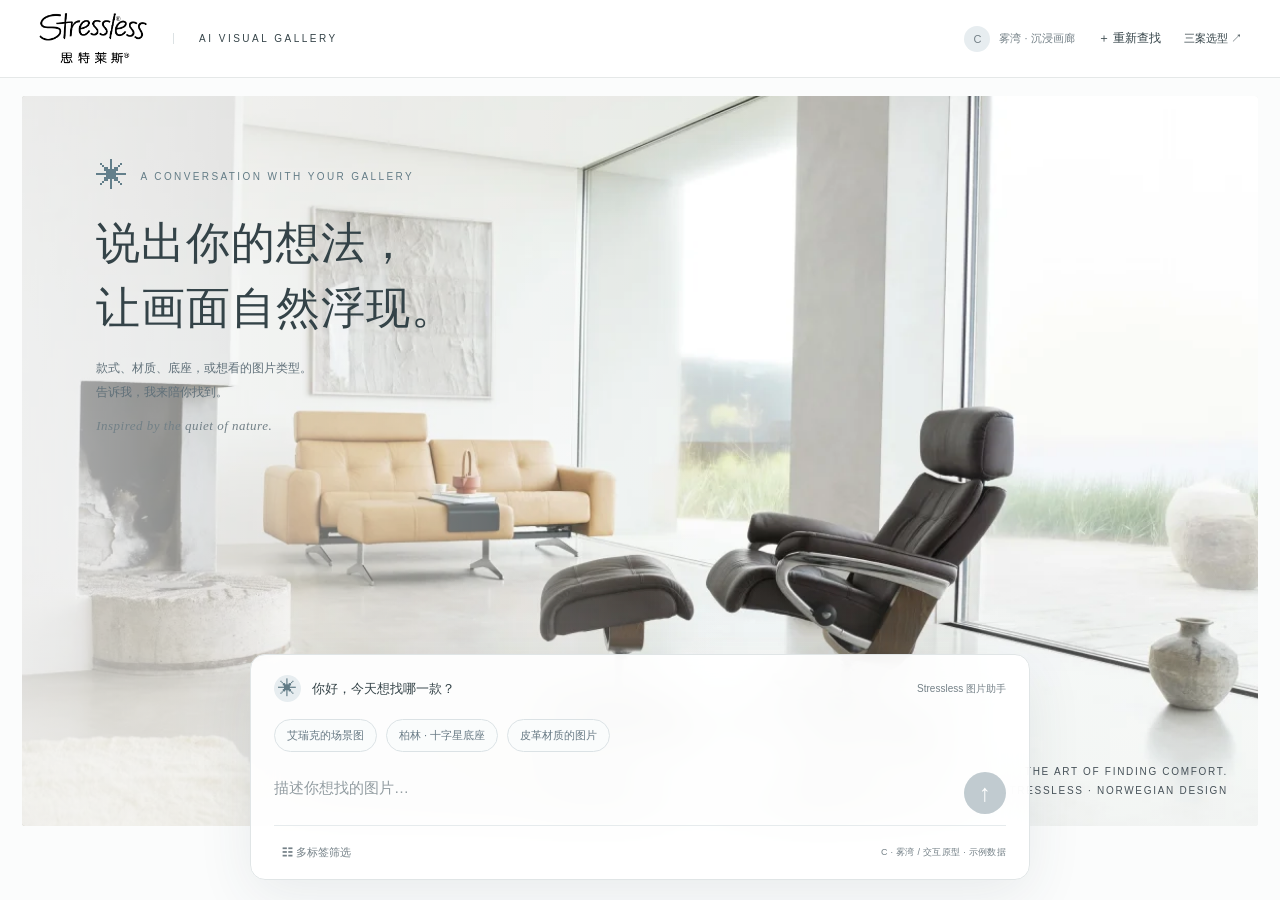
<file: c-fjord.html>
<!doctype html><html lang="zh-CN"><head><meta charset="utf-8"><meta name="viewport" content="width=device-width,initial-scale=1,viewport-fit=cover"><meta name="theme-color" content="#f6f7f7"><title>雾湾 · Stressless AI 画廊</title><link rel="stylesheet" href="assets/core.css"><style>
:root{--ink:#344348;--muted:#748087;--blue:#647e8a;--mist:#e7edf0;--line:#dce2e4;--white:#fbfcfc;--wood:#e9e3d9;font-family:-apple-system,BlinkMacSystemFont,"PingFang SC","Microsoft YaHei",sans-serif;color:var(--ink);background:var(--white)}*{box-sizing:border-box;min-width:0}body{margin:0}button,textarea{font:inherit;color:inherit}button{cursor:pointer;border:0;background:none}a{color:inherit;text-decoration:none}img{display:block;width:100%}button:focus-visible,a:focus-visible,textarea:focus-visible{outline:3px solid #91abb8;outline-offset:4px}[hidden]{display:none!important}.sr{position:absolute;width:1px;height:1px;clip:rect(0,0,0,0);overflow:hidden}.top{height:78px;padding:0 38px;display:flex;align-items:center;justify-content:space-between;border-bottom:1px solid #e5e8e8;background:#fff;gap:15px}.brand{display:flex;align-items:center;gap:25px}.wordmark{font:italic 31px Georgia,serif;letter-spacing:-1.6px}.wordmark sup{font-size:9px;vertical-align:top;line-height:25px}.brand small{font-size:10px;letter-spacing:2.5px;border-left:1px solid var(--line);padding-left:25px}.nav{display:flex;align-items:center;gap:23px;font-size:11px}.concept{display:flex;align-items:center;gap:9px;color:var(--muted)}.concept b{width:26px;height:26px;background:var(--mist);border-radius:50%;display:grid;place-items:center;font-weight:500}.nav button{font-size:12px;padding:11px 0}.top a{padding:12px 0}.stage{position:relative;height:calc(100dvh - 78px);min-height:650px;margin:0 22px;overflow:hidden}.scene{position:absolute;inset:18px 0 74px;background:#eef0ed;overflow:hidden;border-radius:3px}.scene img{height:100%;object-fit:cover;object-position:center 55%}.scene::after{content:"";position:absolute;inset:0;background:linear-gradient(90deg,#ffffffb0,transparent 60%),linear-gradient(0deg,#eef0ed66,transparent 35%)}.scene-caption{position:absolute;bottom:26px;right:30px;text-align:right;font-size:10px;letter-spacing:1.7px;color:#475259;z-index:1;line-height:1.9}.intro{position:absolute;top:10%;left:6%;z-index:1}.eyebrow{font-size:10px;letter-spacing:2.4px;color:#637c86;display:flex;align-items:center;gap:10px}.asterisk{font-family:Georgia,serif;font-size:32px;line-height:1;display:inline-block;color:#637f8b}.intro h1{font-family:"Songti SC",Georgia,serif;font-size:clamp(34px,3.4vw,52px);font-weight:400;line-height:1.48;letter-spacing:1px;margin:19px 0 16px}.intro p{font-size:12px;line-height:2;color:#607079}.intro small{font:italic 13px Georgia,serif;letter-spacing:.5px;color:#728087}.dock{position:fixed;z-index:8;bottom:29px;left:50%;transform:translateX(-50%);width:min(780px,calc(100% - 72px));background:#ffffffed;backdrop-filter:blur(20px);border:1px solid #e0e5e6;border-radius:15px;box-shadow:0 15px 55px #31414917;padding:20px 23px 12px}.dock-message{display:flex;align-items:center;gap:11px;font-size:13px;margin-bottom:17px}.assistant-avatar{display:grid;place-items:center;width:27px;height:27px;background:var(--mist);color:#617b86;border-radius:50%;font-size:19px}.dock-message small{margin-left:auto;font-size:10px;color:var(--muted);white-space:nowrap}.compose{display:flex;align-items:flex-end;gap:10px;padding:0 0 11px;border-bottom:1px solid #e6ebed}.compose textarea{flex:1;resize:none;background:transparent;border:0;outline:0;min-height:47px;max-height:110px;padding:8px 0;font-size:15px;line-height:1.7}.compose textarea::placeholder{color:#929ca1}.send{flex-shrink:0;width:42px;height:42px;background:var(--blue);border-radius:50%;color:white;font-size:24px}.send:disabled{opacity:.4;cursor:default}.dock-tools{display:flex;align-items:center;gap:10px;justify-content:space-between;margin-top:11px;font-size:11px;color:var(--muted)}.dock-tools button{font-size:11px;min-height:30px;padding:5px 8px;border-radius:5px}.dock-tools button:hover{background:var(--mist)}.suggestions{display:flex;gap:9px;flex-wrap:wrap;margin-bottom:15px}.suggestions button{border:1px solid #dbe2e5;border-radius:30px;background:#fafcfc;padding:8px 12px;font-size:11px;color:#677984}.demo{font-size:9px;letter-spacing:.3px}.results{max-width:1600px;margin:auto;padding:39px 45px 215px}.results-top{display:flex;justify-content:space-between;align-items:flex-start;gap:20px;margin-bottom:23px}.results h1{font-size:25px;font-weight:450;margin:12px 0}.results-sub{font-size:12px;color:var(--muted);line-height:1.7}.outline{border:1px solid var(--line);border-radius:6px;background:white;padding:12px 15px;font-size:11px;white-space:nowrap}.tags{display:flex;gap:7px;flex-wrap:wrap;margin:20px 0 25px}.tag{border:1px solid #dbe4e8;padding:7px 11px;background:#edf2f4;border-radius:25px;font-size:11px;color:#566e78}.tag span{margin-left:10px;color:#8197a1}.grid{columns:3;column-gap:23px}.photo-card{break-inside:avoid;margin:0 0 25px}.photo-open{display:block;width:100%;padding:0;text-align:left}.photo-frame{position:relative;overflow:hidden;background:#f0f1ed;border-radius:3px}.photo-frame img{height:auto;max-height:440px;object-fit:cover;transition:transform .4s}.photo-open:hover img{transform:scale(1.015)}.type{position:absolute;top:13px;left:13px;padding:6px 9px;border-radius:3px;font-size:10px;background:#ffffffdd;color:#59737e}.photo-info{display:flex;align-items:baseline;justify-content:space-between;gap:12px;padding:13px 0}.photo-info b{font-size:13px;font-weight:500}.photo-info span{font-size:10px;color:#7c8588}.empty{text-align:center;max-width:450px;margin:80px auto}.empty h2{font-size:23px;font-weight:400}.empty p{font-size:13px;line-height:1.9;color:var(--muted)}.empty button{background:var(--blue);color:white;border-radius:6px;padding:12px 20px;margin-top:12px}.compact .dock{padding:11px 20px 8px}.compact .dock-message{margin:0 0 5px;font-size:11px}.compact .dock-message small{display:none}.compact .compose textarea{font-size:13px;min-height:34px;padding:7px 0}.compact .send{width:34px;height:34px;font-size:22px}.compact .dock-tools{margin-top:4px}.compact .assistant-avatar{width:22px;height:22px;font-size:16px}.filter-dialog{width:min(1100px,calc(100% - 60px));max-height:90dvh;border:1px solid #e0e6e8;border-radius:14px;background:#f9fbfc;padding:0;color:var(--ink);box-shadow:0 30px 90px #34434b22}.filter-dialog::backdrop,.history-dialog::backdrop{background:#34424a60;backdrop-filter:blur(6px)}.filter-head{padding:30px 34px 25px;display:flex;justify-content:space-between;align-items:center;border-bottom:1px solid var(--line)}.filter-head h2{font-size:24px;font-weight:400;margin:10px 0}.filter-head p{font-size:12px;color:var(--muted);margin:0;line-height:1.8}.x{font-size:27px;padding:10px}.filter-body{padding:10px 34px 25px;display:grid;grid-template-columns:repeat(3,1fr);gap:8px 30px;max-height:53dvh;overflow:auto}.filter-group{padding:20px 0}.filter-group h3{font-size:13px;font-weight:500;margin:0 0 16px}.filter-group h3 small{font-size:10px;font-weight:400;margin-left:12px;color:#829096}.filter-options{display:flex;flex-wrap:wrap;gap:8px}.filter-options button{padding:10px 13px;border:1px solid #dce4e6;border-radius:5px;background:white;font-size:12px;min-height:40px}.filter-options button[aria-pressed=true]{background:var(--blue);color:white;border-color:var(--blue)}.filter-bottom{padding:20px 34px;display:flex;justify-content:space-between;align-items:center;gap:15px;background:#fff;border-top:1px solid var(--line)}.filter-bottom p{font-size:12px;margin:0}.filter-bottom small{display:block;font-size:10px;color:var(--muted);margin-top:6px}.filter-actions{display:flex;align-items:center;gap:10px}.filter-actions button{font-size:12px;min-height:42px;padding:10px 17px}.primary{background:var(--blue);color:white;border-radius:6px}.history-dialog{width:480px;max-width:calc(100% - 24px);max-height:80dvh;border:1px solid var(--line);border-radius:14px;background:#fafcfc;padding:25px;color:var(--ink)}.history-head{display:flex;align-items:center;justify-content:space-between}.history-head h2{font-size:20px;font-weight:400}.history-messages{font-size:13px;line-height:1.8}.message{padding:14px;margin:13px 0;background:var(--mist);border-radius:10px}.message.user{margin-left:40px;background:#e5edef}.message small{display:block;color:#70848d;font-size:10px;margin-bottom:5px}.history-note{font-size:11px;color:#829099}.live{color:#536e79}.hidden-count{display:none}@media(min-width:1650px){.intro{top:14%;left:9%}.scene img{object-position:center 52%}}@media(max-width:950px){.top{padding:0 23px}.brand small{display:none}.nav{gap:16px}.stage{margin:0 15px}.intro{left:6%;top:9%}.intro h1{font-size:38px}.scene img{object-position:62% center}.scene::after{background:linear-gradient(90deg,#ffffffbb,transparent 85%)}.grid{columns:2}.results{padding:32px 28px 210px}.filter-body{grid-template-columns:repeat(2,1fr)}.filter-dialog{width:calc(100% - 30px)}}@media(max-width:600px){.top{height:62px;padding:0 18px}.wordmark{font-size:26px}.nav{font-size:10px;gap:13px}.concept{display:none}.nav button{font-size:10px}.stage{height:calc(100dvh - 62px);min-height:665px;margin:0}.scene{inset:0 0 190px;border-radius:0}.scene img{object-position:68% center}.scene::after{background:linear-gradient(180deg,#ffffffdb,transparent 80%)}.intro{top:35px;left:26px}.eyebrow{font-size:9px}.intro h1{font-size:30px;line-height:1.5;margin:13px 0}.intro p{font-size:11px}.intro small{display:none}.scene-caption{right:17px;bottom:20px;font-size:8px}.dock{bottom:max(12px,env(safe-area-inset-bottom));width:calc(100% - 24px);padding:17px 17px 9px;border-radius:13px}.dock-message{font-size:12px;gap:8px;margin-bottom:14px}.dock-message small{display:none}.suggestions{gap:6px;margin-bottom:10px}.suggestions button{font-size:10px;padding:7px 9px}.compose textarea{font-size:14px;min-height:52px}.send{width:38px;height:38px}.dock-tools{font-size:10px;margin-top:7px;gap:2px}.dock-tools button{font-size:10px;padding:4px}.demo{font-size:8px}.results{padding:24px 16px 208px}.results-top{gap:12px}.results h1{font-size:21px}.outline{padding:10px;font-size:10px}.results-sub{font-size:11px}.tags{margin:15px 0 22px}.grid{column-gap:12px}.photo-card{margin-bottom:16px}.photo-info{display:block;padding:10px 0}.photo-info b{font-size:12px;display:block}.photo-info span{font-size:9px;display:block;margin-top:5px}.type{top:8px;left:8px;font-size:8px;padding:5px 7px}.filter-dialog{width:100%;max-height:100dvh;height:100dvh;margin:0;border:0;border-radius:0}.filter-head{padding:20px}.filter-head h2{font-size:22px}.filter-body{padding:0 20px 20px;display:block;max-height:calc(100dvh - 256px)}.filter-group{border-bottom:1px solid var(--line);padding:18px 0}.filter-bottom{position:absolute;bottom:0;left:0;right:0;display:block;padding:17px 20px max(20px,env(safe-area-inset-bottom))}.filter-actions{margin-top:12px;justify-content:flex-end}.filter-actions button{padding:10px 14px}.filter-bottom p{font-size:11px}.compact .dock{padding:11px 14px 6px}.compact .dock-message{line-height:1.5}.compact .compose textarea{font-size:13px}.live{font-size:10px}.empty{margin-top:55px}.empty h2{font-size:20px}}@media(prefers-reduced-motion:reduce){*{scroll-behavior:auto!important;transition:none!important;animation:none!important}}
.wordmark{display:block;flex-shrink:0;width:110px;line-height:0}.wordmark img{display:block;width:100%;height:auto}.top .wordmark{padding:0}@media(max-width:600px){.wordmark{width:92px}.top{height:64px}.stage{height:calc(100dvh - 64px)}}
.current-request{font-size:11px;color:#617680;margin:0 0 9px;line-height:1.5;white-space:nowrap;overflow:hidden;text-overflow:ellipsis}

/* Responsive refinement: persistent query controls, flexible sheets, touch targets. */
.stage{height:calc(var(--app-height,100dvh) - 78px);min-height:0}
.dock{bottom:calc(20px + var(--viewport-bottom,0px));max-height:calc(var(--app-height,100dvh) - 86px);overflow:auto;overscroll-behavior:contain}
.results{padding-bottom:calc(var(--dock-height,210px) + var(--viewport-bottom,0px) + 42px)}
.compose textarea{min-width:0;overflow:auto;field-sizing:fixed}.current-request{max-width:100%}
.filter-dialog{max-height:calc(var(--app-height,100dvh) - 32px);overflow:hidden}.filter-dialog[open]{display:flex;flex-direction:column}.filter-head,.filter-bottom{flex:none}.filter-body{min-height:0;flex:1;max-height:none;overflow:auto;overscroll-behavior:contain}.filter-bottom{position:static}.filter-options button,.filter-actions button,.x{min-height:44px}.x{min-width:44px}
@media(max-width:760px), (max-width:1000px) and (max-height:500px){
 .top{height:64px;padding-left:max(16px,env(safe-area-inset-left));padding-right:max(16px,env(safe-area-inset-right));gap:10px}.wordmark{width:92px}.concept,.brand small{display:none}.nav{gap:13px}.nav button,.nav a{min-height:44px;display:flex;align-items:center;font-size:11px}.nav .wordmark{padding:0}
 .stage{height:calc(var(--app-height,100dvh) - 64px);min-height:0;margin:0}.scene{inset:0 0 46px;border-radius:0}.intro{top:26px;left:24px}.intro h1{font-size:30px}.intro small{display:none}.scene-caption{display:none}
 .dock,.compact .dock{width:calc(100% - 24px);padding:14px 16px 6px;bottom:calc(var(--viewport-bottom,0px) + max(10px,env(safe-area-inset-bottom)));max-height:calc(var(--app-height,100dvh) - 78px)}
 .compose textarea,.compact .compose textarea{font-size:16px;line-height:1.5;min-height:44px;max-height:88px;padding:9px 0}.send,.compact .send{width:44px;height:44px;min-width:44px;min-height:44px}.compose{gap:10px;padding-bottom:8px}
 .dock-tools{margin-top:3px}.dock-tools button{min-height:44px;font-size:12px;padding:8px 4px}.demo{font-size:8px;max-width:130px;text-align:right;line-height:1.6}.dock-message{font-size:13px;line-height:1.6;margin-bottom:10px}.dock-message small{display:none}.compact .dock-message{font-size:12px}.current-request{font-size:12px;margin-bottom:7px}
 .suggestions{flex-wrap:nowrap;overflow:auto;scrollbar-width:none;margin:0 0 9px;gap:6px;padding-bottom:2px}.suggestions button{flex:none;min-height:44px;font-size:12px;padding:9px 12px}.suggestions::-webkit-scrollbar{display:none}
 .results{padding-left:16px;padding-right:16px}.results-top{gap:10px}.results h1{font-size:22px}.outline{font-size:12px;min-height:44px}.tags{gap:7px;max-height:110px;overflow:auto;overscroll-behavior:contain}.tag{font-size:12px;min-height:44px}.photo-info b{font-size:13px}.photo-info span{font-size:11px;line-height:1.6}.grid{columns:2;column-gap:12px}.photo-info{display:block}.photo-info span{display:block;margin-top:5px}
 .filter-dialog{position:fixed;top:var(--viewport-top,0px);bottom:auto;left:0;right:0;width:100%;height:var(--app-height,100dvh);max-height:var(--app-height,100dvh);margin:0;border:0;border-radius:0}.filter-head{padding:18px 20px}.filter-head h2{font-size:22px;line-height:1.45}.filter-head p{font-size:12px}.filter-body{padding:0 20px 18px;display:block;max-height:none}.filter-group{border-bottom:1px solid var(--line);padding:17px 0}.filter-group h3{font-size:14px}.filter-options button{font-size:13px;min-height:44px;padding:10px 12px}.filter-bottom{display:block;padding:14px 20px max(14px,env(safe-area-inset-bottom))}.filter-bottom small{font-size:10px;line-height:1.5}.filter-actions{justify-content:flex-end;margin-top:10px}.filter-actions button{font-size:13px}
 body[data-keyboard-open="true"] .dock-message,body[data-keyboard-open="true"] .suggestions,body[data-keyboard-open="true"] .current-request,body[data-keyboard-open="true"] .dock .demo{display:none}body[data-keyboard-open="true"] .dock{padding-top:9px}
}
@media(max-width:760px) and (max-height:720px){.intro{top:18px}.intro h1{font-size:27px;line-height:1.4;margin:9px 0}.intro p{display:none}.intro .eyebrow{font-size:8px;letter-spacing:1.4px}.intro .asterisk{font-size:24px}}
@media(max-width:1000px) and (max-height:500px){
 .top{height:52px}.wordmark{width:82px}.stage{height:calc(var(--app-height,100dvh) - 52px)}.intro{top:12px;left:24px}.intro h1{font-size:23px;line-height:1.25;margin:6px 0}.intro h1 br{display:none}.intro p,.intro .eyebrow,.suggestions{display:none}.scene img{object-position:center 55%}.dock,.compact .dock{width:min(690px,calc(100% - 32px));padding:8px 15px 3px;bottom:calc(var(--viewport-bottom,0px) + 8px)}.dock-message,.compact .dock-message{margin-bottom:5px;font-size:12px}.dock-tools{margin-top:0}.compose{padding-bottom:3px}.filter-head{padding:9px 18px}.filter-head .eyebrow,.filter-head p{display:none}.filter-head h2{font-size:18px;margin:4px 0}.filter-body{display:grid;grid-template-columns:1fr 1fr;gap:10px 24px}.filter-group{padding:12px 0}.filter-bottom{padding:9px 18px;display:flex;align-items:center}.filter-bottom small{display:none}.filter-actions{margin:0}
}
@media(max-width:350px){.dock,.compact .dock{width:calc(100% - 16px);padding-left:12px;padding-right:12px}.dock-tools .demo{max-width:90px}.intro{left:18px}.intro h1{font-size:25px}.filter-head{padding:14px 16px}.filter-head h2{font-size:20px}.filter-body{padding-left:16px;padding-right:16px}.filter-bottom{padding-left:16px;padding-right:16px}}

@media(max-width:1000px){.compose textarea,.compact .compose textarea{font-size:16px}.send,.compact .send{width:44px;height:44px;min-width:44px;min-height:44px}}
</style></head><body>
<header class="top"><div class="brand"><a href="index.html" class="wordmark" aria-label="Stressless 返回方案选型"><img src="assets/stressless-official.png" alt="Stressless 思特莱斯官方标志"></a><small>AI VISUAL GALLERY</small></div><nav class="nav"><span class="concept"><b>C</b> 雾湾 · 沉浸画廊</span><button type="button" data-testid="new-chat" id="new-chat">＋ 重新查找</button><a href="index.html">三案选型 ↗</a></nav></header>
<main><section class="stage" id="stage"><div class="scene"><img src="assets/scene-04.webp" alt="自然光洒入明亮的 Stressless 客厅"><div class="scene-caption">THE ART OF FINDING COMFORT.<br>STRESSLESS · NORWEGIAN DESIGN</div></div><div class="intro"><div class="eyebrow"><span class="asterisk">✳</span> A CONVERSATION WITH YOUR GALLERY</div><h1>说出你的想法，<br>让画面自然浮现。</h1><p>款式、材质、底座，或想看的图片类型。<br>告诉我，我来陪你找到。</p><small>Inspired by the quiet of nature.</small></div></section>
<section class="results" id="results" hidden><div class="results-top"><div><div class="eyebrow">YOUR GALLERY, IN FOCUS</div><h1 id="result-title">对话里的图片</h1><p class="results-sub" id="result-summary"></p></div><button type="button" class="outline" id="result-filter">☷ 调整条件</button></div><div class="tags" id="tags"></div><div class="grid" id="grid"></div><div class="empty" id="empty" hidden><span class="asterisk">✳</span><h2>留一点空间，再找找。</h2><p>当前示例素材中没有符合全部条件的图片。<br>试着移除一个条件，或继续告诉我你想怎样调整。</p><button type="button" id="clear-results">清除条件，看看全部</button></div></section></main>
<section class="dock" aria-label="AI 图片对话窗口"><div class="dock-message"><span class="assistant-avatar">✳</span><span id="assistant-line" role="status">你好，今天想找哪一款？</span><small>Stressless 图片助手</small></div><div class="suggestions" id="suggestions"><button type="button" data-query="艾瑞克的场景图">艾瑞克的场景图</button><button type="button" data-query="柏林 十字星底座">柏林 · 十字星底座</button><button type="button" data-query="皮革材质的图片">皮革材质的图片</button></div><p class="current-request" id="current-request" hidden></p><form class="compose" id="form"><label class="sr" for="query">描述想找的图片</label><textarea id="query" data-testid="composer" rows="1" maxlength="300" placeholder="描述你想找的图片…"></textarea><button type="submit" class="send" data-testid="send" aria-label="发送查询" disabled>↑</button></form><div class="dock-tools"><div><button type="button" id="open-filters" data-testid="open-filters">☷ 多标签筛选 <span id="filter-count"></span></button></div><span class="demo">C · 雾湾 / 交互原型 · 示例数据</span></div></section>
<dialog class="filter-dialog" id="filters" aria-labelledby="filter-title"><div class="filter-head"><div><div class="eyebrow">REFINE YOUR VIEW</div><h2 id="filter-title">用几个条件，找到那一张。</h2><p>同组可多选，匹配其中任一项；不同组的条件需同时满足。</p></div><button type="button" class="x" id="filter-close" aria-label="关闭筛选">×</button></div><div class="filter-body" id="filter-body"></div><div class="filter-bottom"><div><p id="draft-summary"></p><small>示例中尚无白底图、人物图；未标注属性不会被推定为已知。</small></div><div class="filter-actions"><button type="button" id="filter-reset">重置</button><button type="button" id="filter-cancel">取消</button><button type="button" class="primary" id="filter-apply" data-testid="apply-filters">应用筛选</button></div></div></dialog>

<script src="assets/core.js"></script><script>
(()=>{const G=Gallery,$=s=>document.querySelector(s);let f=G.empty(),draft=G.empty(),started=false,lastQuery='';const input=$('#query'),send=$('[data-testid=send]');
function answer(s){$('#assistant-line').textContent=s;}
function render(){if(!started)return;document.body.classList.add('compact');$('#stage').hidden=true;$('#results').hidden=false;$('#suggestions').hidden=true;const list=G.match(f),cs=G.chips(f);$('#result-title').textContent=cs.length?cs.filter(x=>x.key==='series').map(x=>x.value).join(' / ')||'为你找到的图片':'全部示例图片';$('#result-summary').textContent=`${list.length} 张图片 · ${cs.length?cs.length+' 个筛选条件':'全部条件不限'} · 继续对话可调整结果`;$('#filter-count').textContent=cs.length?'('+cs.length+')':'';$('#tags').innerHTML=cs.map(c=>`<button type="button" class="tag" data-remove-key="${c.key}" data-remove-value="${c.value}" aria-label="移除${c.value}">${c.value}<span>×</span></button>`).join('');$('#grid').innerHTML=list.map(it=>`<article class="photo-card" data-item-id="${it.id}"><button type="button" class="photo-open" data-detail="${it.id}" aria-label="预览 ${G.escape(it.title)}"><div class="photo-frame"><img src="${it.img}" alt="${G.escape(it.title)}" loading="lazy"><span class="type">${it.type}</span></div><div class="photo-info"><b>${it.series}</b><span>${it.base||'客厅组合'} ↗</span></div></button></article>`).join('');$('#empty').hidden=list.length>0;}
function submit(s){if(!s.trim())return;lastQuery=s.trim();$('#current-request').hidden=false;$('#current-request').textContent='你：'+lastQuery;const r=G.query(lastQuery,f);input.value='';send.disabled=true;if(r.unknown){answer('试着告诉我系列、材质或底座，也可以用标签筛选。');return;}f=r.filters;started=true;const n=G.match(f).length;answer(n?`已找到 ${n} 张。还想调整哪些条件？`:'当前条件暂无图片，可以去掉一个条件试试。');render();window.scrollTo({top:0,behavior:'instant'});}
$('#form').onsubmit=e=>{e.preventDefault();submit(input.value);};input.oninput=()=>send.disabled=!input.value.trim();input.onkeydown=e=>{if(e.key==='Enter'&&!e.shiftKey&&!e.isComposing){e.preventDefault();submit(input.value);}};
document.querySelectorAll('[data-query]').forEach(b=>b.onclick=()=>submit(b.dataset.query));
$('#grid').onclick=e=>{const b=e.target.closest('[data-detail]');if(b)G.openDetail(b.dataset.detail,{query:lastQuery,filters:f});};$('#tags').onclick=e=>{const b=e.target.closest('[data-remove-key]');if(!b)return;G.toggle(f,b.dataset.removeKey,b.dataset.removeValue);answer('已移除 '+b.dataset.removeValue+'，继续保留其他条件。');render();};
function renderDraft(){const focus=document.activeElement;const key=focus?.dataset.filterKey,val=focus?.dataset.filterValue;$('#filter-body').innerHTML=G.filterHTML(draft);$('#draft-summary').textContent=`已选 ${G.chips(draft).length} 项 · 匹配 ${G.match(draft).length} 张示例图片`;if(key)Array.from($('#filter-body').querySelectorAll('button')).find(b=>b.dataset.filterKey===key&&b.dataset.filterValue===val)?.focus();}
function openFilters(){draft=G.clone(f);renderDraft();$('#filters').showModal();}$('#open-filters').onclick=openFilters;$('#result-filter').onclick=openFilters;
$('#filter-body').onclick=e=>{const b=e.target.closest('[data-filter-key]');if(!b)return;G.toggle(draft,b.dataset.filterKey,b.dataset.filterValue);renderDraft();};['filter-close','filter-cancel'].forEach(id=>$('#'+id).onclick=()=>$('#filters').close());$('#filter-reset').onclick=()=>{draft=G.empty();renderDraft();};$('#filter-apply').onclick=()=>{f=G.clone(draft);started=true;answer(`筛选已更新，找到 ${G.match(f).length} 张图片。`);$('#filters').close();render();window.scrollTo(0,0);};$('#clear-results').onclick=()=>{f=G.empty();answer('已清除条件，可以从这些图片重新开始。');render();};
$('#new-chat').onclick=()=>{f=G.empty();started=false;lastQuery='';$('#current-request').hidden=true;$('#current-request').textContent='';input.value='';send.disabled=true;document.body.classList.remove('compact');$('#stage').hidden=false;$('#results').hidden=true;$('#suggestions').hidden=false;$('#filter-count').textContent='';$('#assistant-line').textContent='你好，今天想找哪一款？';window.scrollTo(0,0);input.focus();};
$('#filters').addEventListener('click',e=>{if(e.target===$('#filters'))$('#filters').close();});
const dockObserver=new ResizeObserver(entries=>{document.documentElement.style.setProperty('--dock-height',entries[0].target.getBoundingClientRect().height+'px')});dockObserver.observe($('.dock'));
})();
</script></body></html>
</file>
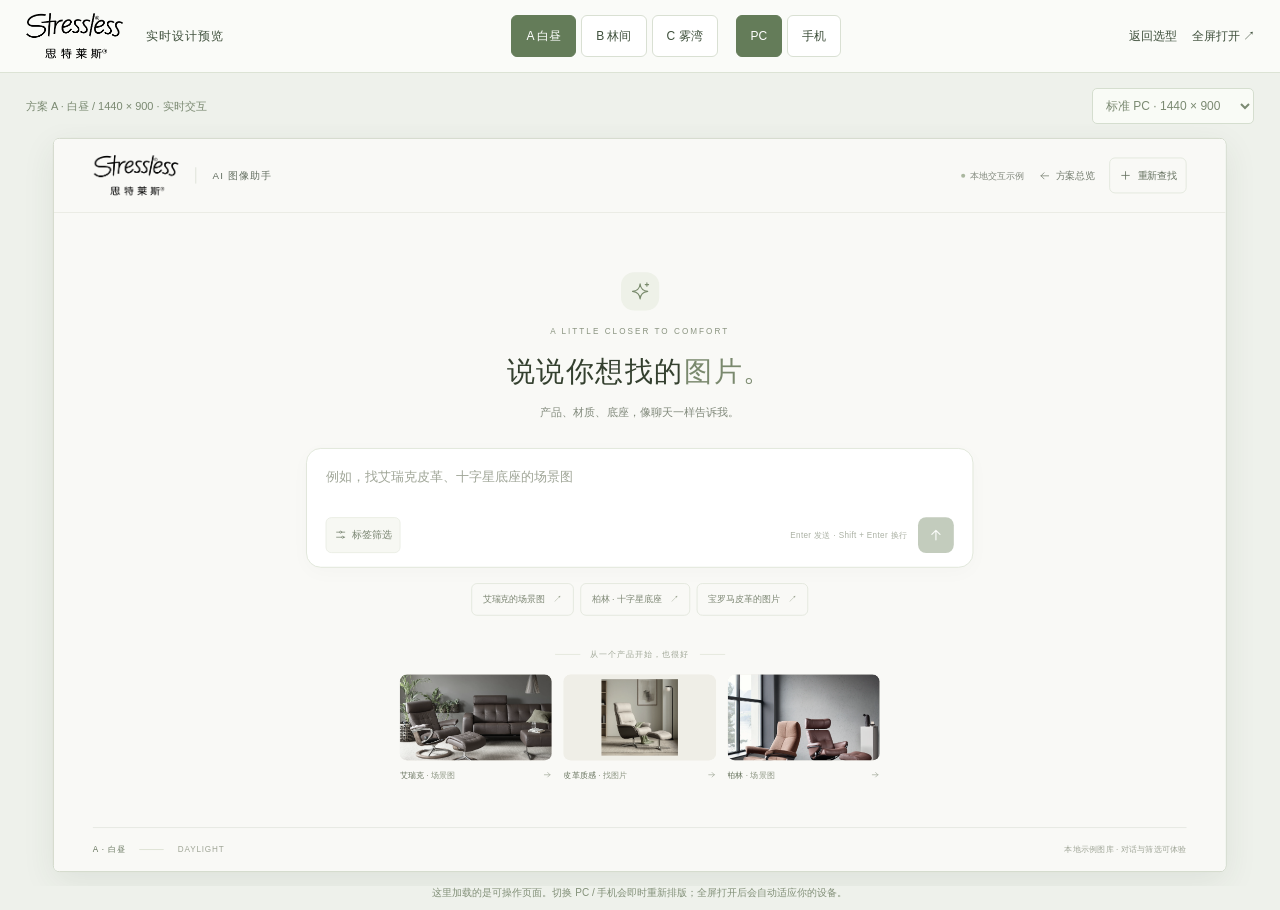
<file: preview.html>
<!doctype html><html lang="zh-CN"><head><meta charset="utf-8"><meta name="viewport" content="width=device-width,initial-scale=1"><title>Stressless · PC / 手机实时预览</title><style>
:root{font-family:-apple-system,BlinkMacSystemFont,"PingFang SC","Microsoft YaHei",sans-serif;background:#eef1eb;color:#3f503c}*{box-sizing:border-box}body{margin:0}button,select{font:inherit;color:inherit}button,a{touch-action:manipulation}button{cursor:pointer;border:1px solid #d9e0d3;border-radius:6px;padding:10px 14px;background:#fff;font-size:12px;min-height:42px}button[aria-pressed=true]{background:#647c59;color:white;border-color:#647c59}a{color:inherit;text-decoration:none;font-size:12px;white-space:nowrap}button:focus-visible,a:focus-visible,select:focus-visible{outline:3px solid #8da27e;outline-offset:3px}.bar{display:flex;align-items:center;justify-content:space-between;gap:20px;padding:12px 25px;background:#fafbf8;border-bottom:1px solid #dce3d5;flex-wrap:wrap}.identity{display:flex;align-items:center;gap:22px}.identity img{width:99px;height:auto}.identity span{font-size:12px;letter-spacing:1px}.controls{display:flex;align-items:center;gap:18px;flex-wrap:wrap}.group{display:flex;gap:5px}.right{display:flex;gap:15px;align-items:center}.meta{display:flex;justify-content:space-between;align-items:center;padding:15px 26px 0;font-size:11px;color:#7b8a72;gap:15px}.meta select{border:1px solid #d5decf;background:#f9fbf6;border-radius:5px;font-size:12px;min-height:36px;padding:5px 9px}.stage{height:calc(100dvh - 138px);min-height:390px;padding:20px;display:flex;justify-content:center;align-items:center;overflow:hidden}.frame-space{position:relative;flex:none}.frame{position:absolute;top:0;left:0;transform-origin:top left;overflow:hidden;background:white;border:1px solid #c9d2c1;box-shadow:0 12px 40px #34432c16;border-radius:8px}.frame.phone{border:6px solid #d2d8ce;border-radius:25px}.frame iframe{display:block;border:0;width:100%;height:100%;background:#fff}.hint{text-align:center;font-size:10px;color:#829078;margin:0;padding:0 15px 10px}@media(max-width:820px){.bar{gap:12px;padding:10px 15px}.identity span{display:none}.identity img{width:82px}.controls{gap:10px}.right{gap:10px}.group button{padding:8px 11px;font-size:11px}.right a{font-size:10px}.meta{padding:12px 16px 0;font-size:10px}.stage{padding:12px;height:calc(100dvh - 188px);min-height:380px}.meta span{max-width:180px;line-height:1.7}}@media(max-width:520px){.bar{display:grid;grid-template-columns:1fr auto}.controls{grid-column:1/-1;grid-row:2;justify-content:space-between;flex-wrap:nowrap}.right{grid-row:1;grid-column:2}.group{gap:4px}.group button{min-height:42px;padding:8px 12px}.identity{gap:0}.meta select{max-width:155px;font-size:11px}.stage{height:calc(100dvh - 235px);min-height:350px}.hint{font-size:9px}}
</style></head><body><header class="bar"><a class="identity" href="index.html"><img src="assets/stressless-official.png" alt="Stressless 思特莱斯官方标志"><span>实时设计预览</span></a><div class="controls"><div class="group" aria-label="选择设计方案"><button data-design="a" type="button">A 白昼</button><button data-design="b" type="button">B 林间</button><button data-design="c" type="button">C 雾湾</button></div><div class="group" aria-label="选择设备"><button data-device="pc" type="button">PC</button><button data-device="mobile" type="button">手机</button></div></div><nav class="right"><a href="index.html">返回选型</a><a id="direct" href="a-daylight.html" target="_blank" rel="noopener">全屏打开 ↗</a></nav></header><div class="meta"><span id="meta-label">真实页面，可直接输入和筛选</span><select id="size" aria-label="选择预览屏幕尺寸"></select></div><main class="stage" id="stage"><div class="frame-space" id="frame-space"><div class="frame" id="frame"><iframe id="app" title="Stressless 可交互原型" src="about:blank"></iframe></div></div></main><p class="hint">这里加载的是可操作页面。切换 PC / 手机会即时重新排版；全屏打开后会自动适应你的设备。</p><script>
(()=>{const files={a:'a-daylight.html',b:'b-forest.html',c:'c-fjord.html'},names={a:'白昼',b:'林间',c:'雾湾'},presets={pc:[[1440,900,'标准 PC · 1440 × 900'],[1280,720,'小型 PC · 1280 × 720'],[1920,1080,'宽屏 PC · 1920 × 1080']],mobile:[[390,844,'手机 · 390 × 844'],[375,667,'手机 · 375 × 667'],[320,568,'小屏 · 320 × 568'],[430,932,'大屏 · 430 × 932'],[844,390,'手机横屏 · 844 × 390'],[834,1112,'Pad · 834 × 1112']]};const $=s=>document.querySelector(s),q=new URLSearchParams(location.search);const requested=q.get('design')==='d'?'c':q.get('design');let design=files[requested]?requested:'a',device=q.get('device')==='mobile'?'mobile':'pc';let current=[...presets[device][0]];
function fit(){const pad=device==='mobile'?12:2,w=current[0]+pad,h=current[1]+pad,stage=$('#stage'),scale=Math.min(1,(stage.clientWidth-28)/w,(stage.clientHeight-28)/h);$('#frame').style.width=w+'px';$('#frame').style.height=h+'px';$('#frame').style.transform=`scale(${scale})`;$('#frame-space').style.width=w*scale+'px';$('#frame-space').style.height=h*scale+'px';$('#frame').classList.toggle('phone',device==='mobile');$('#meta-label').textContent=`方案 ${design.toUpperCase()} · ${names[design]} / ${current[0]} × ${current[1]} · 实时交互`;}
function state(){document.querySelectorAll('[data-design]').forEach(b=>b.setAttribute('aria-pressed',b.dataset.design===design));document.querySelectorAll('[data-device]').forEach(b=>b.setAttribute('aria-pressed',b.dataset.device===device));const u=new URL(location.href);u.searchParams.set('design',design);u.searchParams.set('device',device);history.replaceState(null,'',u);$('#direct').href=files[design];$('#app').title=`方案${design.toUpperCase()}${names[design]} ${device==='pc'?'PC':'手机'}实时原型`;}
function sizes(){const list=presets[device];$('#size').innerHTML=list.map((s,i)=>`<option value="${i}">${s[2]}</option>`).join('');current=[...list[0]];fit();}
document.querySelectorAll('[data-design]').forEach(b=>b.onclick=()=>{design=b.dataset.design;$('#app').src=files[design];state();fit()});document.querySelectorAll('[data-device]').forEach(b=>b.onclick=()=>{device=b.dataset.device;sizes();state()});$('#size').onchange=()=>{current=[...presets[device][Number($('#size').value)]];fit()};window.addEventListener('resize',fit);$('#app').src=files[design];sizes();state();
})();
</script></body></html>
</file>
<file: assets/core.css>
.g-detail{--g-ink:#343d38;--g-line:#e1e4de;box-sizing:border-box;width:min(1140px,calc(100% - 48px));max-height:90dvh;padding:0;border:1px solid #e5e7e1;border-radius:18px;background:#fafbf8;color:var(--g-ink);font-family:-apple-system,BlinkMacSystemFont,"PingFang SC","Microsoft YaHei",sans-serif;box-shadow:0 30px 100px #28332925}.g-detail::backdrop{background:#252f2870;backdrop-filter:blur(7px)}.g-detail *{box-sizing:border-box}.g-detail button,.g-detail textarea{font:inherit}.g-detail button{cursor:pointer}.g-detail button:focus-visible,.g-detail textarea:focus-visible{outline:3px solid #809d8b;outline-offset:3px}.g-detail-head{display:flex;align-items:center;justify-content:space-between;gap:15px;padding:16px 22px;border-bottom:1px solid var(--g-line);font-size:12px;letter-spacing:.04em}.g-return,.g-close{border:0;background:transparent;color:inherit;min-height:44px}.g-close{font-size:28px;width:44px}.g-detail-body{display:grid;grid-template-columns:minmax(0,1.7fr) minmax(270px,1fr)}.g-image-wrap{background:#f0f0eb;display:flex;align-items:center;justify-content:center;min-height:520px}.g-image-wrap img{width:100%;height:100%;max-height:72dvh;object-fit:contain;display:block}.g-detail-info{padding:35px 28px}.g-eyebrow{color:#6d7f72;font-size:11px;letter-spacing:.13em}.g-detail-info h2{font-size:30px;font-weight:500;margin:15px 0 8px}.g-detail-base{font-size:13px;color:#737971}.g-detail-info dl{margin:28px 0}.g-detail-info dl div{display:flex;justify-content:space-between;padding:12px 0;border-bottom:1px solid var(--g-line);font-size:12px}.g-detail-info dt{color:#6c736c}.g-detail-info dd{margin:0}.g-image-hint{font-size:12px;line-height:1.7;color:#777e75}.g-feedback{margin-top:30px;border-top:1px solid var(--g-line);padding-top:22px}.g-feedback h3{font-size:14px;font-weight:500}.g-feedback p{font-size:11px;line-height:1.8;color:#6c766b}.g-feedback textarea{resize:vertical;width:100%;border:1px solid #d6ddd3;border-radius:8px;background:#fff;padding:12px;font-size:12px;line-height:1.6;color:var(--g-ink)}.g-feedback-actions{display:flex;align-items:center;justify-content:space-between;gap:10px;margin-top:10px}.g-feedback-actions small,.g-image-id{font-size:10px;color:#6d756a}.g-feedback-actions button{border:0;background:#526c5c;color:white;border-radius:7px;padding:11px 14px;white-space:nowrap}.g-image-id{display:block;margin-top:20px}.g-feedback-status{min-height:16px}.g-sr{position:absolute;width:1px;height:1px;overflow:hidden;clip:rect(0,0,0,0)}@media(max-width:700px){.g-detail{width:calc(100% - 16px);max-height:94dvh;border-radius:13px}.g-detail-head{padding:7px 12px;position:sticky;top:0;background:#fafbf8;z-index:1;font-size:10px}.g-detail-body{grid-template-columns:1fr}.g-image-wrap{min-height:0}.g-image-wrap img{max-height:52dvh}.g-detail-info{padding:23px}.g-detail-info h2{font-size:24px}.g-detail-info dl{margin:15px 0}.g-feedback{margin-top:20px}}@media(prefers-reduced-motion:reduce){.g-detail *{scroll-behavior:auto!important;animation:none!important;transition:none!important}}
/* Shared image preview and feedback across PC, phone, and landscape. */
.g-detail{max-height:calc(var(--app-height,100dvh) - 32px);overscroll-behavior:contain}.g-detail-head{position:sticky;top:0;z-index:2;background:#fafbf8}.g-detail-info{min-width:0;overflow-wrap:anywhere}.g-detail-base{line-height:1.7}.g-detail textarea{scroll-margin-block:90px}.g-feedback-actions button{min-height:44px}.g-detail-head button{min-height:44px;min-width:44px}.g-feedback-status{overflow-wrap:anywhere}
@media(max-width:760px), (max-width:1000px) and (max-height:500px){
 .g-detail{position:fixed;top:calc(var(--viewport-top,0px) + 8px);bottom:auto;left:0;right:0;margin:0 auto;width:calc(100% - 16px);max-height:calc(var(--app-height,100dvh) - 16px)}
 .g-detail-body{grid-template-columns:1fr}.g-image-wrap{min-height:0}.g-image-wrap img{max-height:min(45dvh,400px)}.g-detail-info{padding:20px}.g-detail-info h2{font-size:24px}.g-detail-info dl{margin:16px 0}.g-feedback textarea{font-size:16px;line-height:1.6;min-height:100px}.g-feedback-actions{position:sticky;bottom:0;padding:10px 0 max(10px,env(safe-area-inset-bottom));background:#fafbf8;z-index:1;gap:8px}.g-feedback-actions small{font-size:10px;line-height:1.5}.g-feedback-actions button{flex-shrink:0;padding:10px 14px;font-size:13px}.g-detail-info dt,.g-detail-info dd{font-size:13px}.g-feedback p,.g-image-hint{font-size:12px}
 body[data-keyboard-open="true"] .g-detail .g-image-wrap,body[data-keyboard-open="true"] .g-detail-info>dl,body[data-keyboard-open="true"] .g-detail-info>.g-image-hint{display:none}
 body[data-keyboard-open="true"] .g-detail-info{padding:14px 18px}body[data-keyboard-open="true"] .g-detail-info h2{font-size:18px;margin:6px 0}body[data-keyboard-open="true"] .g-detail-base{margin:5px 0}body[data-keyboard-open="true"] .g-feedback{margin-top:12px;padding-top:8px}
}
@media(max-width:360px){.g-detail-head{gap:5px}.g-detail-head>span{font-size:9px}.g-return{font-size:12px}.g-detail-info{padding:16px}.g-feedback-actions{align-items:center}.g-feedback-actions small{max-width:120px}}
</file>
